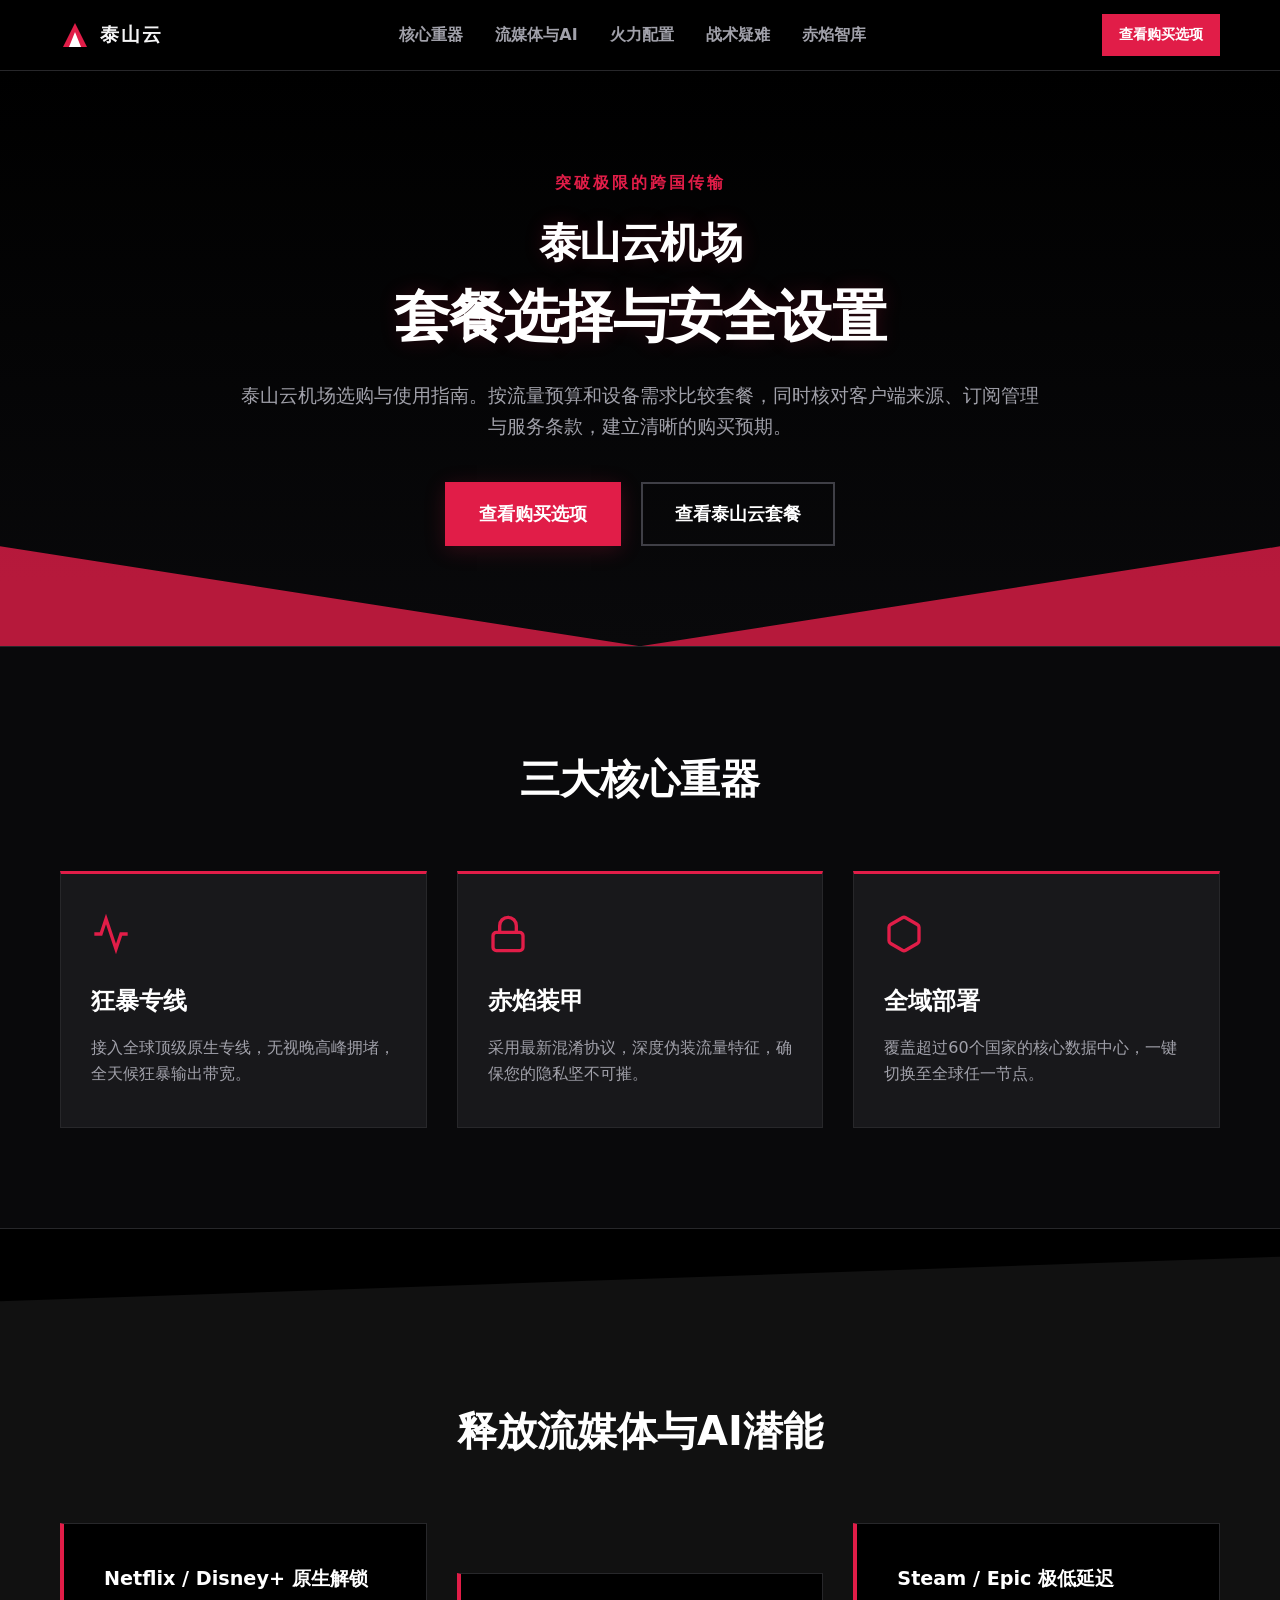
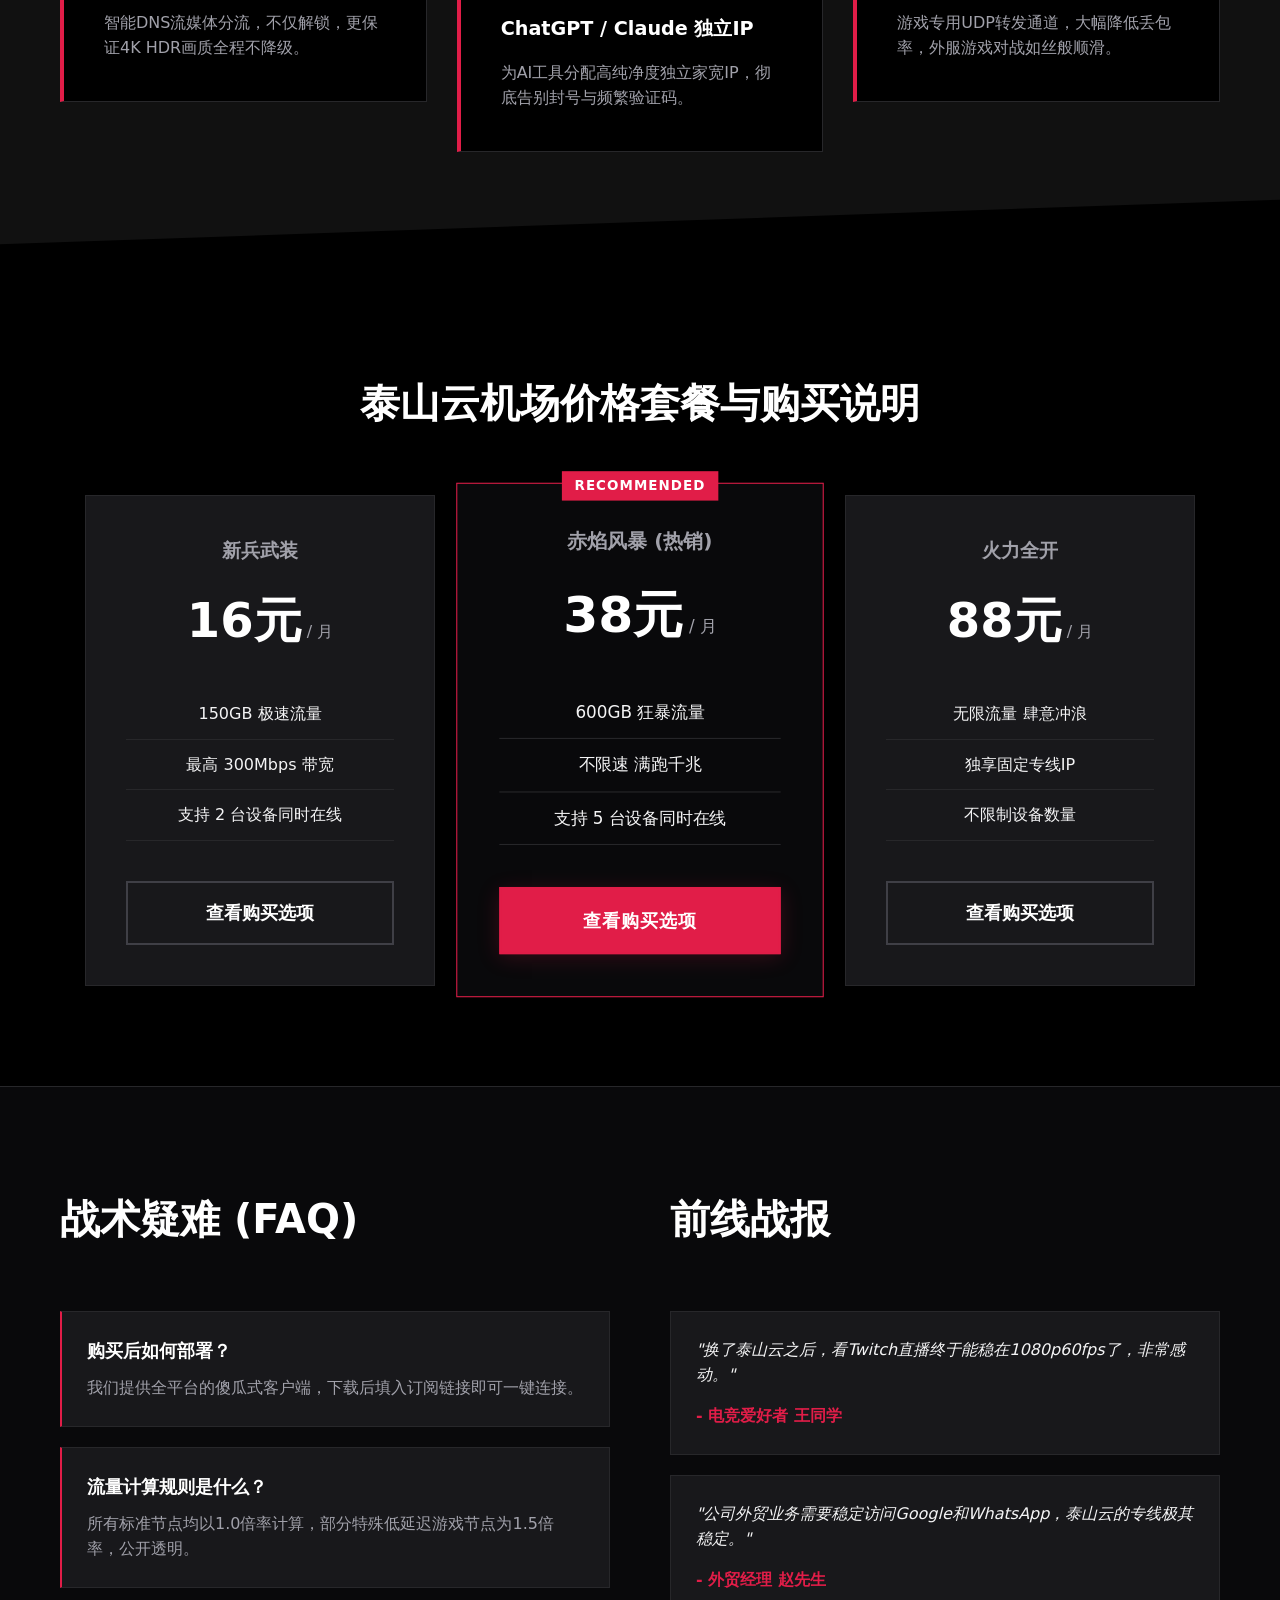
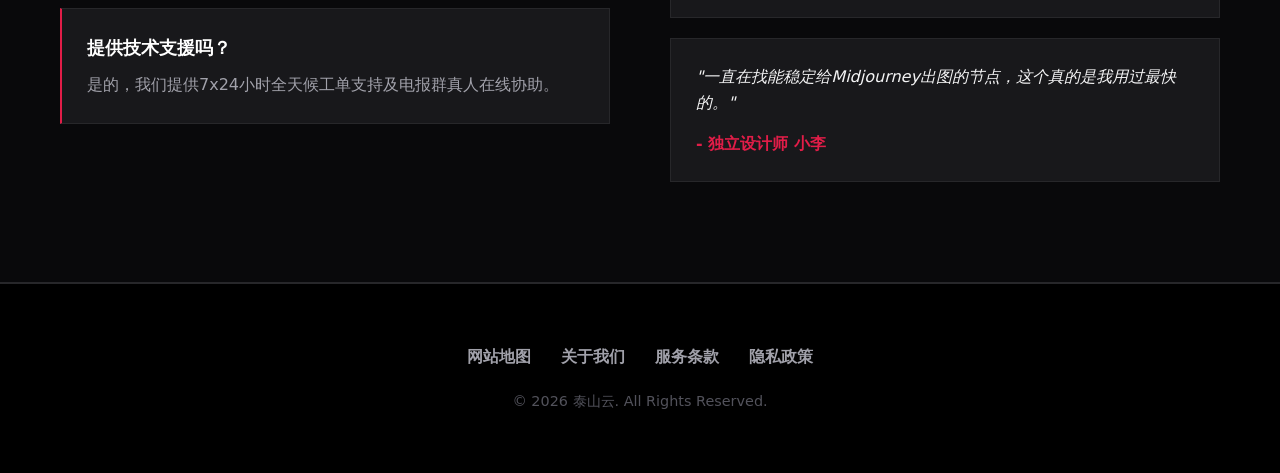
<file: index.html>
<!DOCTYPE html>

<html lang="zh-CN">
<head>
<meta charset="utf-8"/>
<meta content="width=device-width, initial-scale=1" name="viewport"/>
<title>泰山云机场｜套餐选择与安全设置指南</title>
<meta content="泰山云机场选购与使用指南。按流量预算和设备需求比较套餐，同时核对客户端来源、订阅管理与服务条款，建立清晰的购买预期。" name="description"/>
<meta content="泰山云机场｜套餐选择与安全设置指南" property="og:title"/>
<meta content="泰山云机场选购与使用指南。按流量预算和设备需求比较套餐，同时核对客户端来源、订阅管理与服务条款，建立清晰的购买预期。" property="og:description"/>
<meta content="website" property="og:type"/>
<meta content="https://taishancloud.shop/" property="og:url"/>
<link href="style.css" rel="stylesheet"/>
<meta content="泰山云" property="og:site_name"/>
<meta content="泰山云机场｜套餐选择与安全设置指南" name="twitter:title"/>
<meta content="泰山云机场选购与使用指南。按流量预算和设备需求比较套餐，同时核对客户端来源、订阅管理与服务条款，建立清晰的购买预期。" name="twitter:description"/>
<link href="https://taishancloud.shop/" rel="canonical"/>
<script id="landing-maintenance-schema" type="application/ld+json">{"@context":"https://schema.org","@type":"WebSite","name":"泰山云机场｜安全设置与通信条件核对","url":"https://taishancloud.shop/","inLanguage":"zh-CN"}</script>
<link href="landing-maintenance.css" rel="stylesheet"/>
</head>
<body>
<nav class="top-nav">
<div class="wrap nav-wrap">
<a class="brand-logo" href="index.html" style="text-decoration:none; color:inherit;">
<svg aria-label="Feature Graphic" role="img" viewbox="0 0 100 100"><path d="M50 10L10 90h80L50 10z" fill="#e11d48"></path><path d="M50 40L30 90h40L50 40z" fill="#fff"></path></svg>
<span>泰山云</span>
</a>
<div class="nav-links">
<a href="#features">核心重器</a>
<a href="#streaming">流媒体与AI</a>
<a href="#pricing">火力配置</a>
<a href="#faq">战术疑难</a>
<a href="knowledge-base.html">赤焰智库</a>
</div>
<a class="btn-small btn-cta" href="https://ww012.twilightaff.com/#/?code=A56DH1Af" rel="nofollow noopener sponsored" target="_blank">查看购买选项</a>
</div>
</nav>
<header class="hero-panel">
<div class="wrap hero-wrap">
<div class="hero-content">
<div class="tagline">突破极限的跨国传输</div>
<h1 class="main-title" data-landing-title="true"><span class="landing-brand">泰山云机场</span><span class="landing-focus">套餐选择与安全设置</span></h1>
<p class="hero-desc">泰山云机场选购与使用指南。按流量预算和设备需求比较套餐，同时核对客户端来源、订阅管理与服务条款，建立清晰的购买预期。</p>
<div class="hero-actions">
<a class="btn-primary" href="https://ww012.twilightaff.com/#/?code=A56DH1Af" rel="nofollow noopener sponsored" target="_blank">查看购买选项</a>
<a class="btn-secondary" data-package-cta="true" href="#pricing">查看泰山云套餐</a>
</div>
</div>
</div>
<div class="slant-mountain"></div>
</header>
<section class="content-panel dark-panel" id="features">
<div class="wrap">
<h2 class="panel-title">三大核心重器</h2>
<div class="card-grid">
<div class="feature-box">
<div class="icon-red"><svg aria-label="Feature Graphic" role="img" viewbox="0 0 24 24"><path d="M22 12h-4l-3 9L9 3l-3 9H2"></path></svg></div>
<h3>狂暴专线</h3>
<p>接入全球顶级原生专线，无视晚高峰拥堵，全天候狂暴输出带宽。</p>
</div>
<div class="feature-box">
<div class="icon-red"><svg aria-label="Feature Graphic" role="img" viewbox="0 0 24 24"><rect height="11" rx="2" ry="2" width="18" x="3" y="11"></rect><path d="M7 11V7a5 5 0 0 1 10 0v4"></path></svg></div>
<h3>赤焰装甲</h3>
<p>采用最新混淆协议，深度伪装流量特征，确保您的隐私坚不可摧。</p>
</div>
<div class="feature-box">
<div class="icon-red"><svg aria-label="Feature Graphic" role="img" viewbox="0 0 24 24"><path d="M21 16V8a2 2 0 0 0-1-1.73l-7-4a2 2 0 0 0-2 0l-7 4A2 2 0 0 0 3 8v8a2 2 0 0 0 1 1.73l7 4a2 2 0 0 0 2 0l7-4A2 2 0 0 0 21 16z"></path></svg></div>
<h3>全域部署</h3>
<p>覆盖超过60个国家的核心数据中心，一键切换至全球任一节点。</p>
</div>
</div>
</div>
</section>
<section class="content-panel slant-panel" id="streaming">
<div class="wrap">
<h2 class="panel-title">释放流媒体与AI潜能</h2>
<div class="staggered-grid">
<div class="stagger-item">
<h4>Netflix / Disney+ 原生解锁</h4>
<p>智能DNS流媒体分流，不仅解锁，更保证4K HDR画质全程不降级。</p>
</div>
<div class="stagger-item mt-push">
<h4>ChatGPT / Claude 独立IP</h4>
<p>为AI工具分配高纯净度独立家宽IP，彻底告别封号与频繁验证码。</p>
</div>
<div class="stagger-item">
<h4>Steam / Epic 极低延迟</h4>
<p>游戏专用UDP转发通道，大幅降低丢包率，外服游戏对战如丝般顺滑。</p>
</div>
</div>
</div>
</section>
<section class="content-panel" id="pricing" style=";scroll-margin-top:100px;">
<div class="wrap text-center">
<h2 class="panel-title">泰山云机场价格套餐与购买说明</h2>
<div class="pricing-deck">
<div class="price-tier">
<div class="tier-head">新兵武装</div>
<div class="tier-cost">16元<span> / 月</span></div>
<ul class="tier-features">
<li>150GB 极速流量</li>
<li>最高 300Mbps 带宽</li>
<li>支持 2 台设备同时在线</li>
</ul>
<a class="btn-secondary full-width" href="https://ww012.twilightaff.com/#/?code=A56DH1Af" rel="nofollow noopener sponsored" target="_blank">查看购买选项</a>
</div>
<div class="price-tier featured-tier">
<div class="tier-head">赤焰风暴 (热销)</div>
<div class="tier-cost">38元<span> / 月</span></div>
<ul class="tier-features">
<li>600GB 狂暴流量</li>
<li>不限速 满跑千兆</li>
<li>支持 5 台设备同时在线</li>
</ul>
<a class="btn-primary full-width" href="https://ww012.twilightaff.com/#/?code=A56DH1Af" rel="nofollow noopener sponsored" target="_blank">查看购买选项</a>
</div>
<div class="price-tier">
<div class="tier-head">火力全开</div>
<div class="tier-cost">88元<span> / 月</span></div>
<ul class="tier-features">
<li>无限流量 肆意冲浪</li>
<li>独享固定专线IP</li>
<li>不限制设备数量</li>
</ul>
<a class="btn-secondary full-width" href="https://ww012.twilightaff.com/#/?code=A56DH1Af" rel="nofollow noopener sponsored" target="_blank">查看购买选项</a>
</div>
</div>
</div>
</section>
<section class="content-panel dark-panel" id="faq">
<div class="wrap split-layout">
<div class="split-col">
<h2 class="panel-title left-align">战术疑难 (FAQ)</h2>
<div class="accordion">
<div class="acc-item">
<strong>购买后如何部署？</strong>
<p>我们提供全平台的傻瓜式客户端，下载后填入订阅链接即可一键连接。</p>
</div>
<div class="acc-item">
<strong>流量计算规则是什么？</strong>
<p>所有标准节点均以1.0倍率计算，部分特殊低延迟游戏节点为1.5倍率，公开透明。</p>
</div>
<div class="acc-item">
<strong>提供技术支援吗？</strong>
<p>是的，我们提供7x24小时全天候工单支持及电报群真人在线协助。</p>
</div>
</div>
</div>
<div class="split-col">
<h2 class="panel-title left-align">前线战报</h2>
<div class="testimonial-list">
<div class="t-card">
<p>"换了泰山云之后，看Twitch直播终于能稳在1080p60fps了，非常感动。"</p>
<span>- 电竞爱好者 王同学</span>
</div>
<div class="t-card">
<p>"公司外贸业务需要稳定访问Google和WhatsApp，泰山云的专线极其稳定。"</p>
<span>- 外贸经理 赵先生</span>
</div>
<div class="t-card">
<p>"一直在找能稳定给Midjourney出图的节点，这个真的是我用过最快的。"</p>
<span>- 独立设计师 小李</span>
</div>
</div>
</div>
</div>
</section>
<footer class="bottom-footer">
<div class="wrap">
<div class="footer-links">
<a href="sitemap.html" target="_blank">网站地图</a>
<a href="about.html" target="_blank">关于我们</a>
<a href="terms.html" target="_blank">服务条款</a>
<a href="privacy.html" target="_blank">隐私政策</a>
</div>
<div class="copyright">© 2026 泰山云. All Rights Reserved.</div>
</div>
</footer>
</body>
</html>
</file>
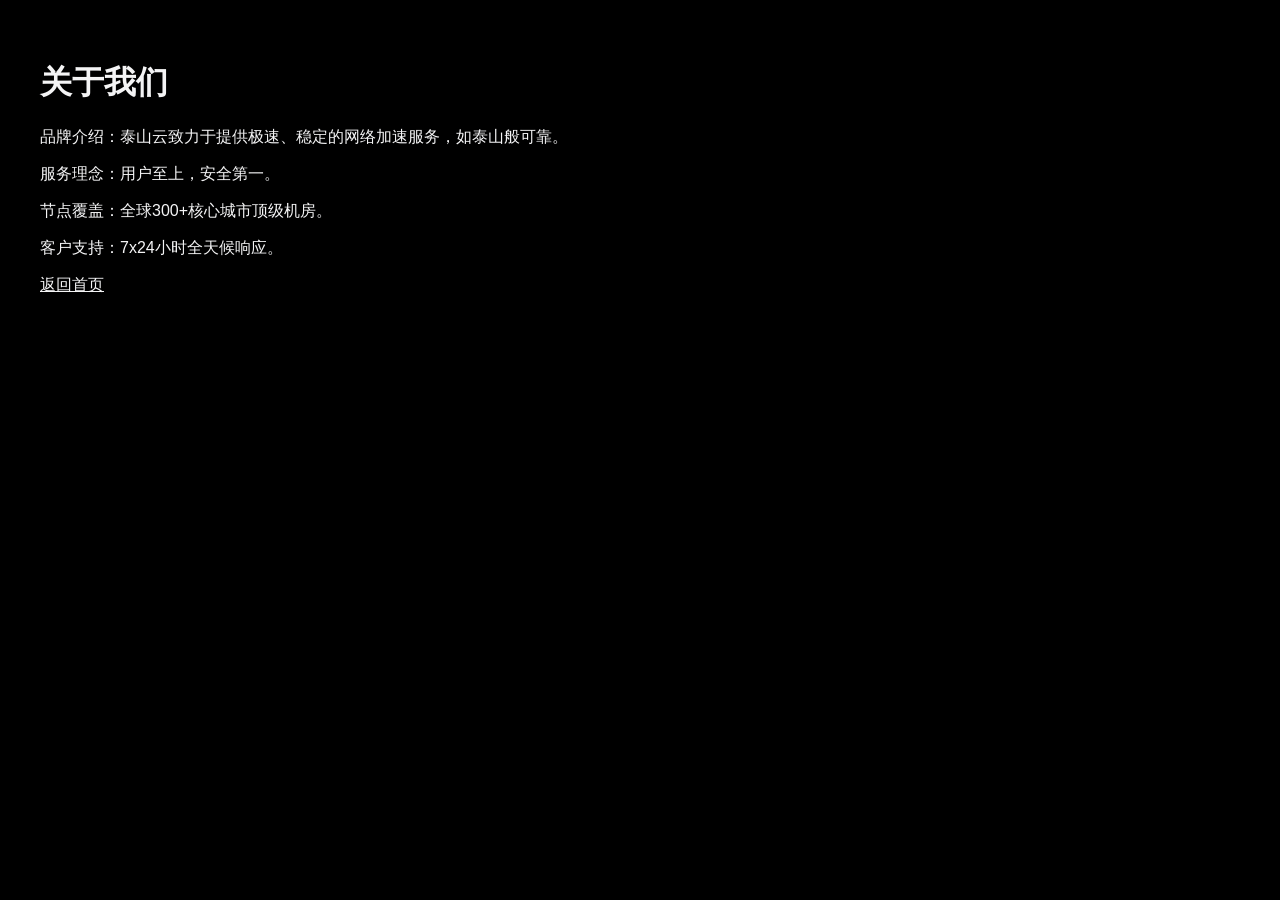
<file: about.html>
<!DOCTYPE html><html lang="zh-CN"><head><meta charset="UTF-8"><meta name="viewport" content="width=device-width, initial-scale=1"><title>关于我们 - 泰山云</title><style>body{font-family:sans-serif;padding:2rem;color:#f4f4f5;background:#000000}</style>
<meta name="description" content="泰山云的关于我们 - 泰山云，帮助读者了解本页信息、使用范围及相关页面。">
<meta property="og:url" content="https://taishancloud.shop/about.html">
<meta property="og:title" content="关于我们 - 泰山云">
<meta property="og:description" content="泰山云的关于我们 - 泰山云，帮助读者了解本页信息、使用范围及相关页面。">
<meta property="og:site_name" content="泰山云">
<meta property="og:type" content="article">
<meta name="twitter:title" content="关于我们 - 泰山云">
<meta name="twitter:description" content="泰山云的关于我们 - 泰山云，帮助读者了解本页信息、使用范围及相关页面。">
<link rel="canonical" href="https://taishancloud.shop/about.html">
<script id="landing-maintenance-schema" type="application/ld+json">{"@context": "https://schema.org", "@type": "BreadcrumbList", "itemListElement": [{"@type": "ListItem", "position": 1, "name": "泰山云机场", "item": "https://taishancloud.shop/"}, {"@type": "ListItem", "position": 2, "name": "关于我们 - 泰山云", "item": "https://taishancloud.shop/about.html"}]}</script>
</head><body><h1>关于我们</h1><p>品牌介绍：泰山云致力于提供极速、稳定的网络加速服务，如泰山般可靠。</p><p>服务理念：用户至上，安全第一。</p><p>节点覆盖：全球300+核心城市顶级机房。</p><p>客户支持：7x24小时全天候响应。</p><a href="index.html" style="color:#f4f4f5">返回首页</a></body></html>
</file>
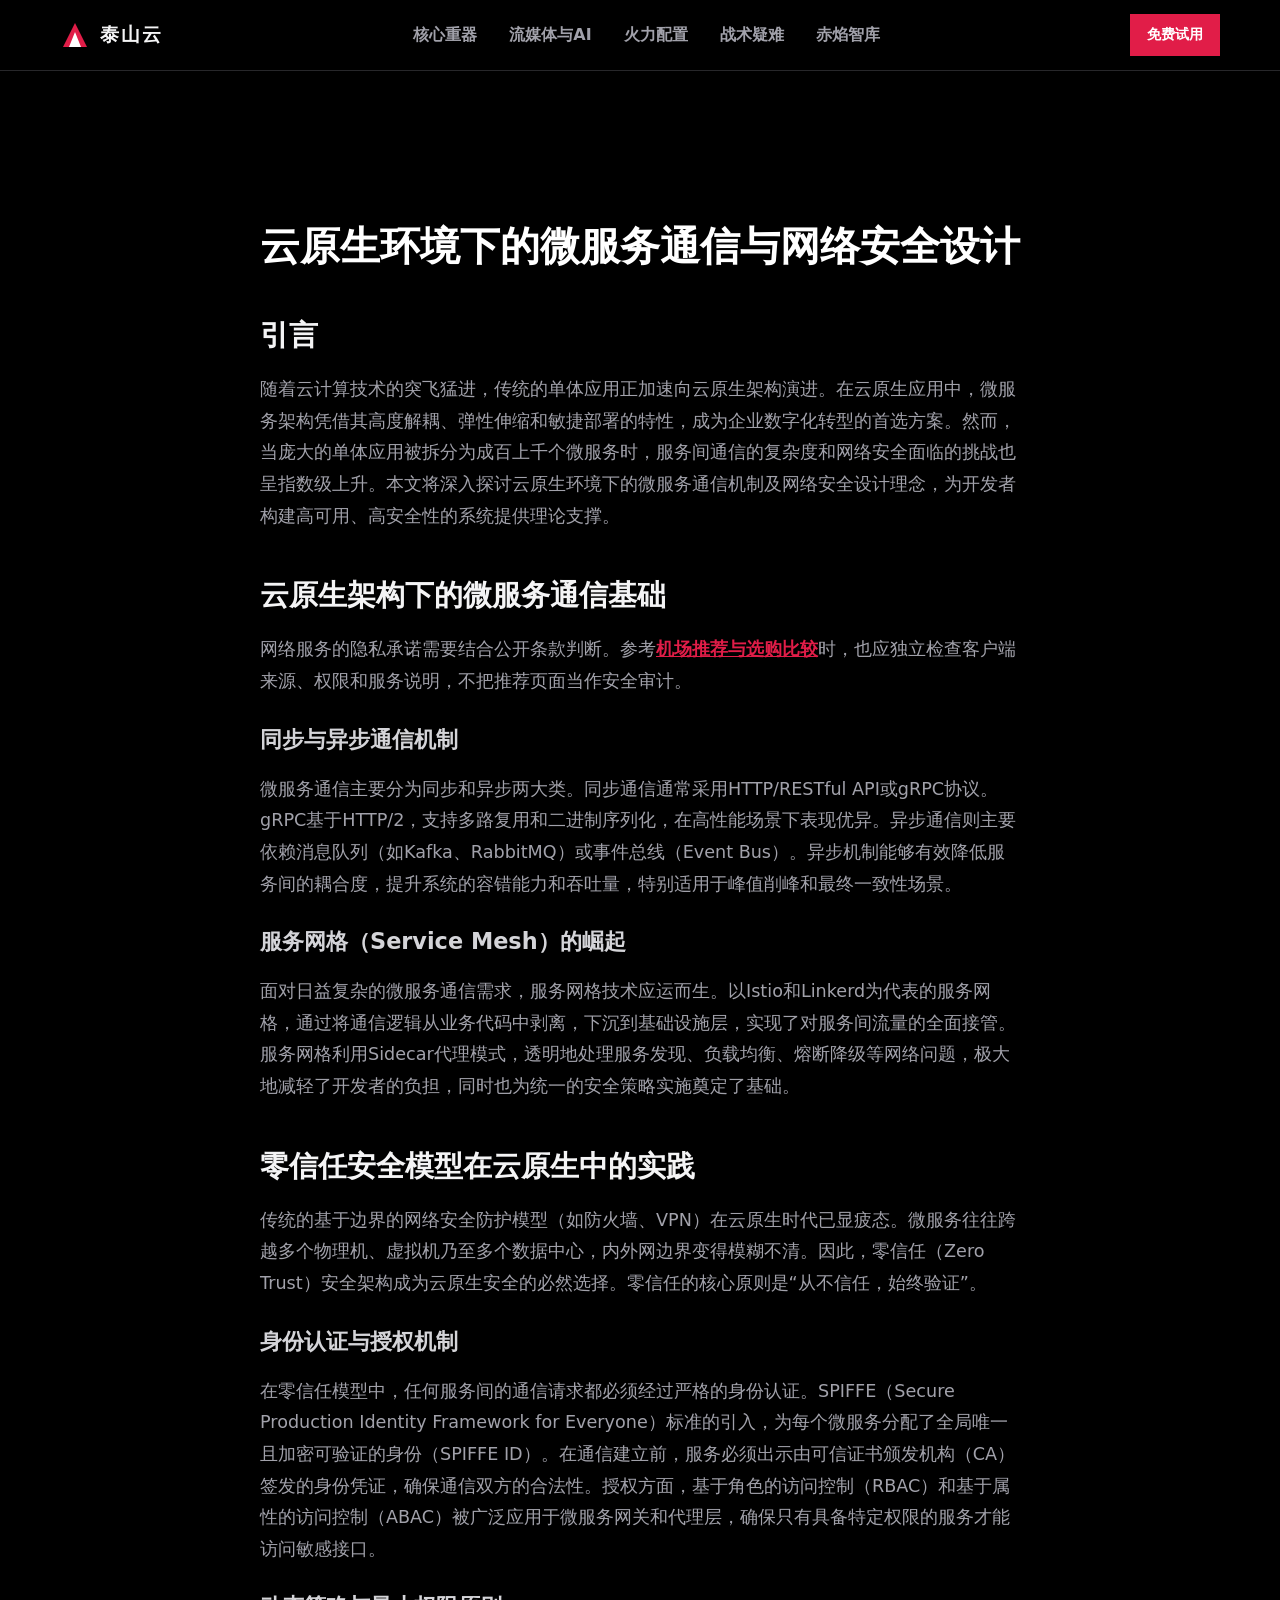
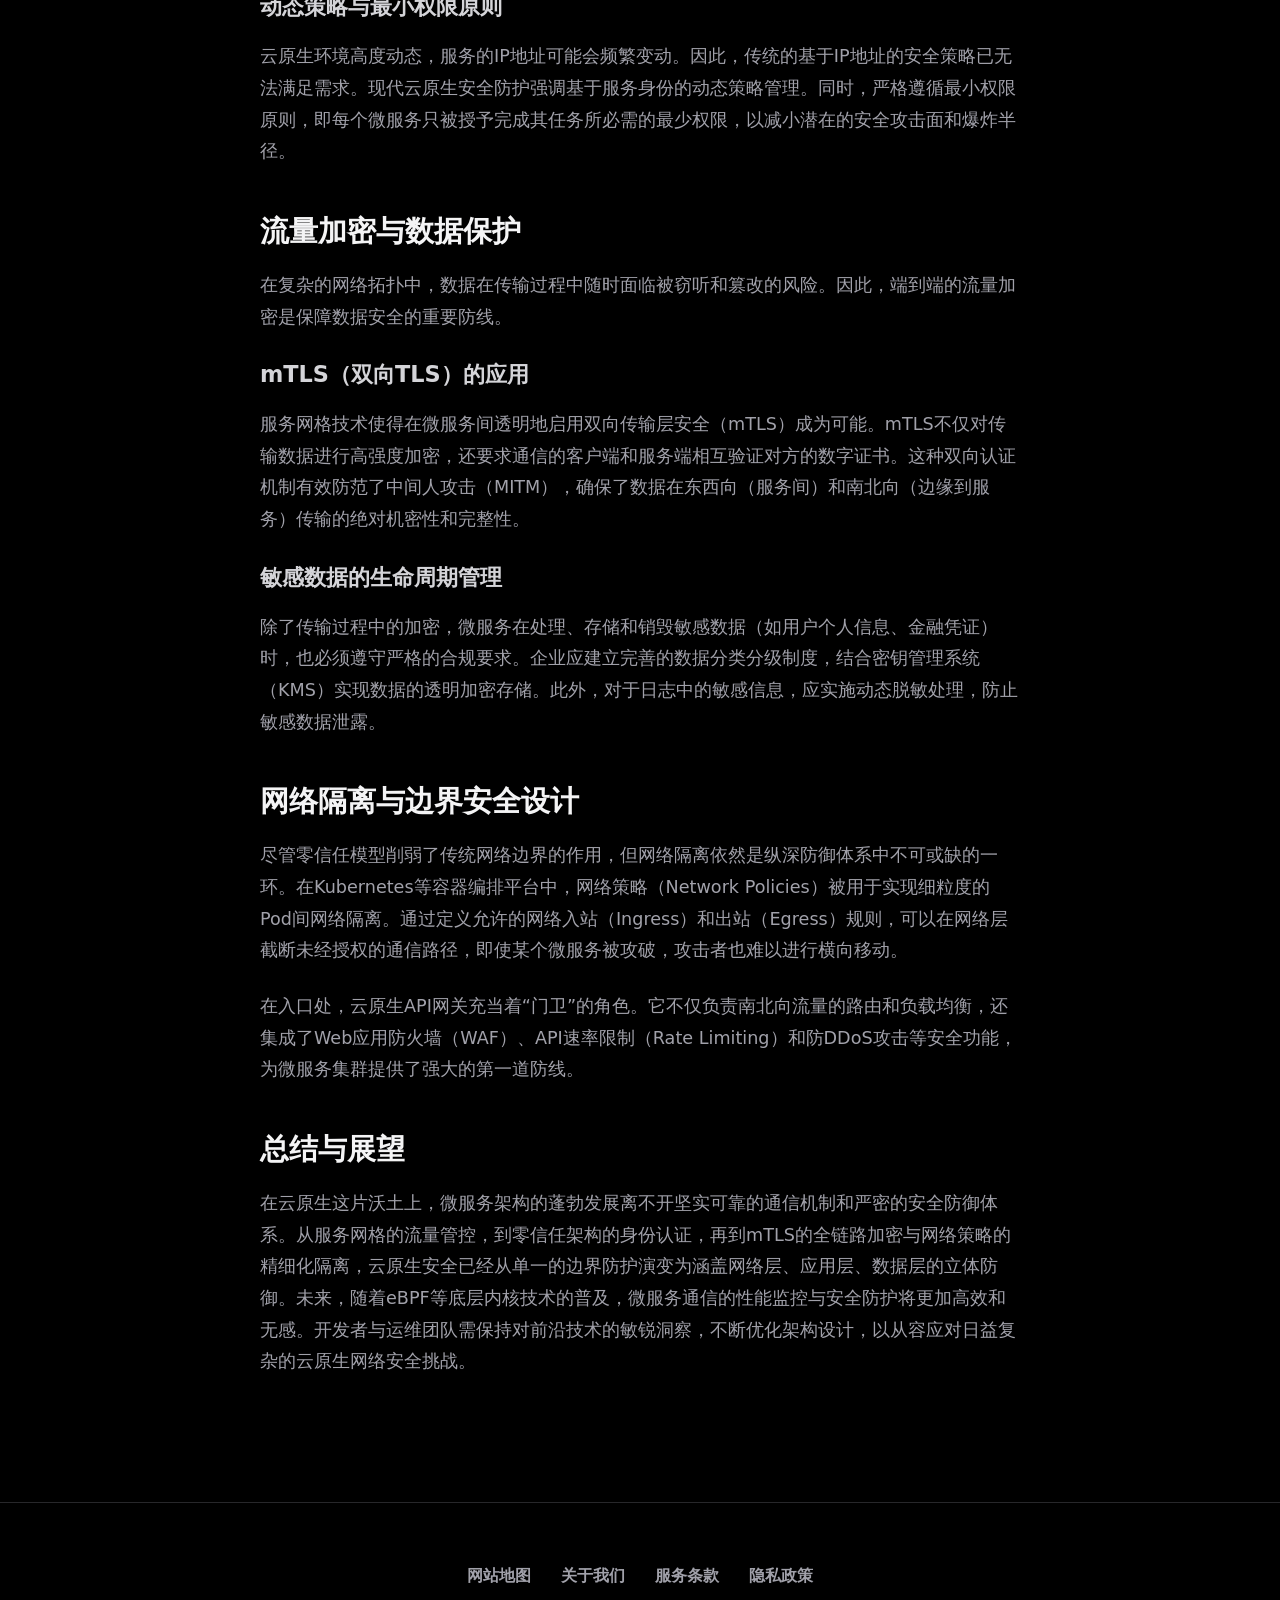
<file: cloud-native-microservices-security.html>
<!DOCTYPE html>

<html lang="zh-CN">
<head>
<meta charset="utf-8"/>
<meta content="width=device-width, initial-scale=1" name="viewport"/>
<title>云原生环境下的微服务通信与网络安全设计 - 泰山云</title>
<link href="style.css" rel="stylesheet"/>
<style>
        .article-body { padding: 150px 20px 100px; max-width: 800px; margin: 0 auto; min-height: 80vh; }
        .article-body h1 { font-size: 2.5rem; margin-bottom: 2rem; color: #fff; line-height: 1.3; }
        .article-body h2 { font-size: 1.8rem; margin: 2.5rem 0 1rem; color: #f4f4f5; text-align: left; }
        .article-body h3 { font-size: 1.4rem; margin: 1.5rem 0 1rem; color: #d4d4d8; }
        .article-body p { margin-bottom: 1.5rem; font-size: 1.1rem; line-height: 1.8; color: #a1a1aa; }
        .article-body a { color: #e11d48 !important; text-decoration: underline; font-weight: bold; }
    </style>
<meta content="随着云计算技术的突飞猛进，传统的单体应用正加速向云原生架构演进。在云原生应用中，微服务架构凭借其高度解耦、弹性伸缩和敏捷部署的特性，成为企业数字化转型的首选方案。然而，当庞大的单体应用被拆分为成百上千个微服务时，服务间通信的复杂度和网络安全面临的挑战也呈指数级上升。本文将深入探讨云原生环境。" name="description"/>
<meta content="https://taishancloud.shop/cloud-native-microservices-security.html" property="og:url"/>
<meta content="云原生环境下的微服务通信与网络安全设计 - 泰山云" property="og:title"/>
<meta content="随着云计算技术的突飞猛进，传统的单体应用正加速向云原生架构演进。在云原生应用中，微服务架构凭借其高度解耦、弹性伸缩和敏捷部署的特性，成为企业数字化转型的首选方案。然而，当庞大的单体应用被拆分为成百上千个微服务时，服务间通信的复杂度和网络安全面临的挑战也呈指数级上升。本文将深入探讨云原生环境。" property="og:description"/>
<meta content="泰山云" property="og:site_name"/>
<meta content="article" property="og:type"/>
<meta content="云原生环境下的微服务通信与网络安全设计 - 泰山云" name="twitter:title"/>
<meta content="随着云计算技术的突飞猛进，传统的单体应用正加速向云原生架构演进。在云原生应用中，微服务架构凭借其高度解耦、弹性伸缩和敏捷部署的特性，成为企业数字化转型的首选方案。然而，当庞大的单体应用被拆分为成百上千个微服务时，服务间通信的复杂度和网络安全面临的挑战也呈指数级上升。本文将深入探讨云原生环境。" name="twitter:description"/>
<link href="https://taishancloud.shop/cloud-native-microservices-security.html" rel="canonical"/>
<script id="landing-maintenance-schema" type="application/ld+json">{"@context": "https://schema.org", "@type": "BreadcrumbList", "itemListElement": [{"@type": "ListItem", "position": 1, "name": "泰山云机场", "item": "https://taishancloud.shop/"}, {"@type": "ListItem", "position": 2, "name": "云原生环境下的微服务通信与网络安全设计 - 泰山云", "item": "https://taishancloud.shop/cloud-native-microservices-security.html"}]}</script>
</head>
<body>
<nav class="top-nav">
<div class="wrap nav-wrap">
<a class="brand-logo" href="index.html" style="text-decoration:none; color:inherit;">
<svg viewbox="0 0 100 100"><path d="M50 10L10 90h80L50 10z" fill="#e11d48"></path><path d="M50 40L30 90h40L50 40z" fill="#fff"></path></svg>
<span>泰山云</span>
</a>
<div class="nav-links">
<a href="index.html#features">核心重器</a>
<a href="index.html#streaming">流媒体与AI</a>
<a href="index.html#pricing">火力配置</a>
<a href="index.html#faq">战术疑难</a>
<a href="knowledge-base.html">赤焰智库</a>
</div>
<a class="btn-small btn-cta" href="https://ww012.twilightaff.com/#/?code=A56DH1Af" rel="nofollow noopener sponsored" target="_blank">免费试用</a>
</div>
</nav>
<div class="article-body">
<h1>云原生环境下的微服务通信与网络安全设计</h1>
<h2>引言</h2>
<p>随着云计算技术的突飞猛进，传统的单体应用正加速向云原生架构演进。在云原生应用中，微服务架构凭借其高度解耦、弹性伸缩和敏捷部署的特性，成为企业数字化转型的首选方案。然而，当庞大的单体应用被拆分为成百上千个微服务时，服务间通信的复杂度和网络安全面临的挑战也呈指数级上升。本文将深入探讨云原生环境下的微服务通信机制及网络安全设计理念，为开发者构建高可用、高安全性的系统提供理论支撑。</p>
<h2>云原生架构下的微服务通信基础</h2>
<p>网络服务的隐私承诺需要结合公开条款判断。参考<a href="https://jichangtuijan.top/" rel="sponsored nofollow noopener" target="_blank">机场推荐与选购比较</a>时，也应独立检查客户端来源、权限和服务说明，不把推荐页面当作安全审计。</p>
<h3>同步与异步通信机制</h3>
<p>微服务通信主要分为同步和异步两大类。同步通信通常采用HTTP/RESTful API或gRPC协议。gRPC基于HTTP/2，支持多路复用和二进制序列化，在高性能场景下表现优异。异步通信则主要依赖消息队列（如Kafka、RabbitMQ）或事件总线（Event Bus）。异步机制能够有效降低服务间的耦合度，提升系统的容错能力和吞吐量，特别适用于峰值削峰和最终一致性场景。</p>
<h3>服务网格（Service Mesh）的崛起</h3>
<p>面对日益复杂的微服务通信需求，服务网格技术应运而生。以Istio和Linkerd为代表的服务网格，通过将通信逻辑从业务代码中剥离，下沉到基础设施层，实现了对服务间流量的全面接管。服务网格利用Sidecar代理模式，透明地处理服务发现、负载均衡、熔断降级等网络问题，极大地减轻了开发者的负担，同时也为统一的安全策略实施奠定了基础。</p>
<h2>零信任安全模型在云原生中的实践</h2>
<p>传统的基于边界的网络安全防护模型（如防火墙、VPN）在云原生时代已显疲态。微服务往往跨越多个物理机、虚拟机乃至多个数据中心，内外网边界变得模糊不清。因此，零信任（Zero Trust）安全架构成为云原生安全的必然选择。零信任的核心原则是“从不信任，始终验证”。</p>
<h3>身份认证与授权机制</h3>
<p>在零信任模型中，任何服务间的通信请求都必须经过严格的身份认证。SPIFFE（Secure Production Identity Framework for Everyone）标准的引入，为每个微服务分配了全局唯一且加密可验证的身份（SPIFFE ID）。在通信建立前，服务必须出示由可信证书颁发机构（CA）签发的身份凭证，确保通信双方的合法性。授权方面，基于角色的访问控制（RBAC）和基于属性的访问控制（ABAC）被广泛应用于微服务网关和代理层，确保只有具备特定权限的服务才能访问敏感接口。</p>
<h3>动态策略与最小权限原则</h3>
<p>云原生环境高度动态，服务的IP地址可能会频繁变动。因此，传统的基于IP地址的安全策略已无法满足需求。现代云原生安全防护强调基于服务身份的动态策略管理。同时，严格遵循最小权限原则，即每个微服务只被授予完成其任务所必需的最少权限，以减小潜在的安全攻击面和爆炸半径。</p>
<h2>流量加密与数据保护</h2>
<p>在复杂的网络拓扑中，数据在传输过程中随时面临被窃听和篡改的风险。因此，端到端的流量加密是保障数据安全的重要防线。</p>
<h3>mTLS（双向TLS）的应用</h3>
<p>服务网格技术使得在微服务间透明地启用双向传输层安全（mTLS）成为可能。mTLS不仅对传输数据进行高强度加密，还要求通信的客户端和服务端相互验证对方的数字证书。这种双向认证机制有效防范了中间人攻击（MITM），确保了数据在东西向（服务间）和南北向（边缘到服务）传输的绝对机密性和完整性。</p>
<h3>敏感数据的生命周期管理</h3>
<p>除了传输过程中的加密，微服务在处理、存储和销毁敏感数据（如用户个人信息、金融凭证）时，也必须遵守严格的合规要求。企业应建立完善的数据分类分级制度，结合密钥管理系统（KMS）实现数据的透明加密存储。此外，对于日志中的敏感信息，应实施动态脱敏处理，防止敏感数据泄露。</p>
<h2>网络隔离与边界安全设计</h2>
<p>尽管零信任模型削弱了传统网络边界的作用，但网络隔离依然是纵深防御体系中不可或缺的一环。在Kubernetes等容器编排平台中，网络策略（Network Policies）被用于实现细粒度的Pod间网络隔离。通过定义允许的网络入站（Ingress）和出站（Egress）规则，可以在网络层截断未经授权的通信路径，即使某个微服务被攻破，攻击者也难以进行横向移动。</p>
<p>在入口处，云原生API网关充当着“门卫”的角色。它不仅负责南北向流量的路由和负载均衡，还集成了Web应用防火墙（WAF）、API速率限制（Rate Limiting）和防DDoS攻击等安全功能，为微服务集群提供了强大的第一道防线。</p>
<h2>总结与展望</h2>
<p>在云原生这片沃土上，微服务架构的蓬勃发展离不开坚实可靠的通信机制和严密的安全防御体系。从服务网格的流量管控，到零信任架构的身份认证，再到mTLS的全链路加密与网络策略的精细化隔离，云原生安全已经从单一的边界防护演变为涵盖网络层、应用层、数据层的立体防御。未来，随着eBPF等底层内核技术的普及，微服务通信的性能监控与安全防护将更加高效和无感。开发者与运维团队需保持对前沿技术的敏锐洞察，不断优化架构设计，以从容应对日益复杂的云原生网络安全挑战。</p>
</div>
<footer class="bottom-footer">
<div class="wrap">
<div class="footer-links">
<a href="sitemap.html" target="_blank">网站地图</a>
<a href="about.html" target="_blank">关于我们</a>
<a href="terms.html" target="_blank">服务条款</a>
<a href="privacy.html" target="_blank">隐私政策</a>
</div>
</div>
</footer>
</body>
</html>
</file>
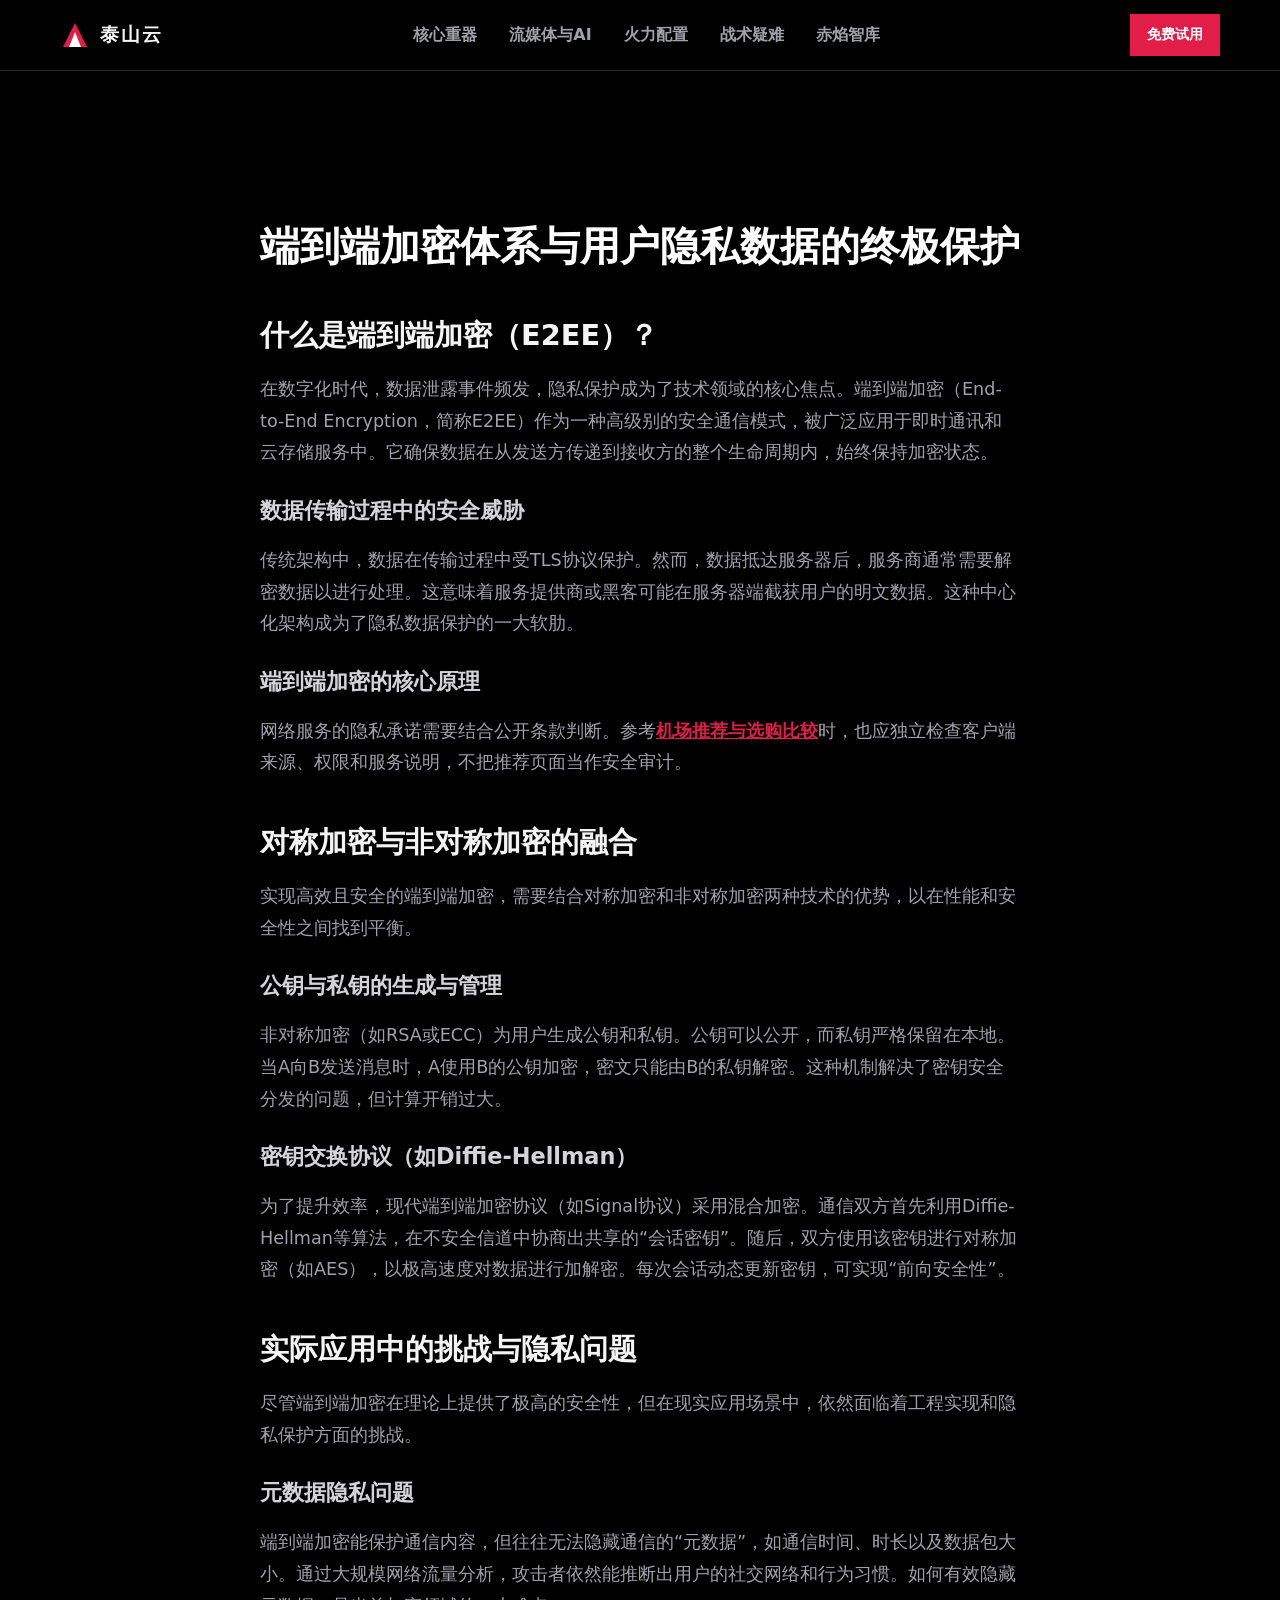
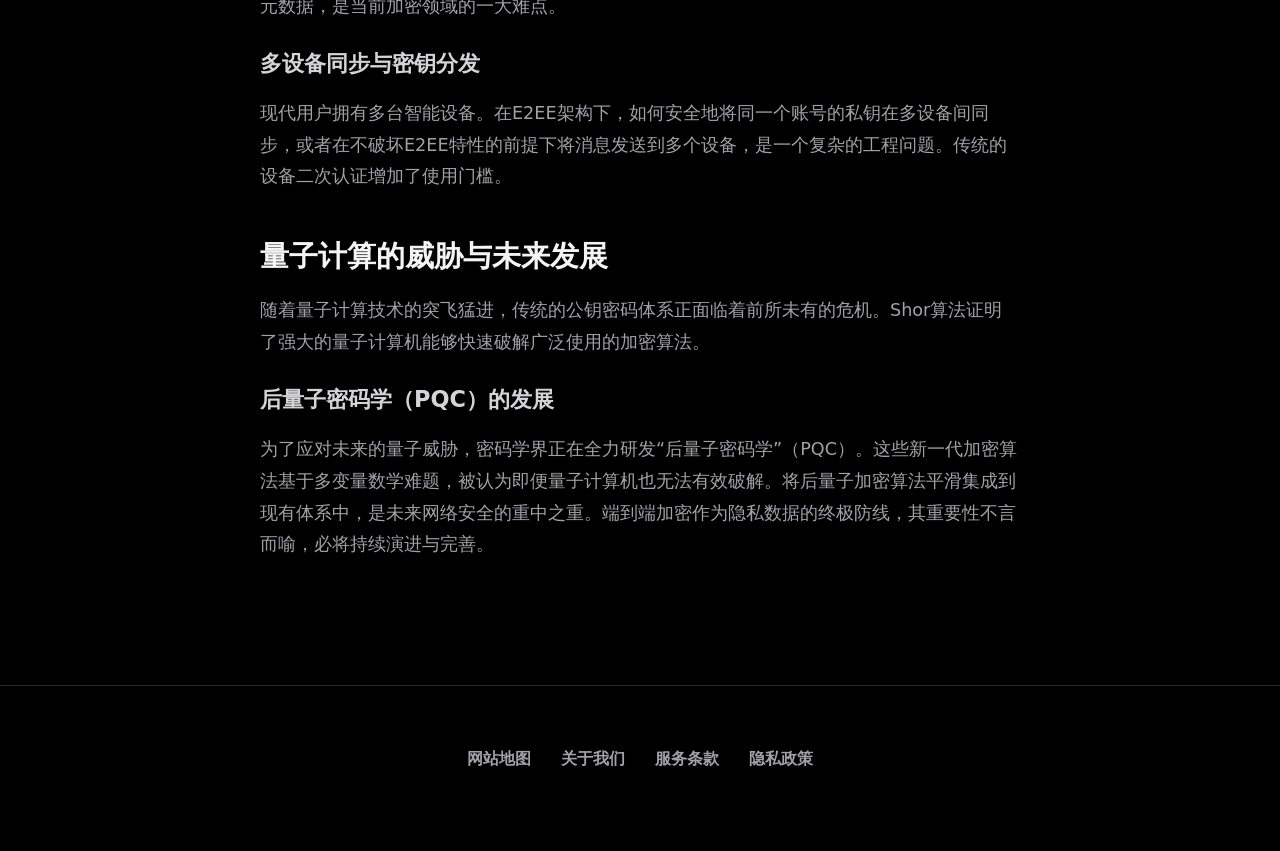
<file: end-to-end-encryption-privacy.html>
<!DOCTYPE html>

<html lang="zh-CN">
<head>
<meta charset="utf-8"/>
<meta content="width=device-width, initial-scale=1" name="viewport"/>
<title>端到端加密体系与用户隐私数据的终极保护 - 泰山云</title>
<link href="style.css" rel="stylesheet"/>
<style>
        .article-body { padding: 150px 20px 100px; max-width: 800px; margin: 0 auto; min-height: 80vh; }
        .article-body h1 { font-size: 2.5rem; margin-bottom: 2rem; color: #fff; line-height: 1.3; }
        .article-body h2 { font-size: 1.8rem; margin: 2.5rem 0 1rem; color: #f4f4f5; text-align: left; }
        .article-body h3 { font-size: 1.4rem; margin: 1.5rem 0 1rem; color: #d4d4d8; }
        .article-body p { margin-bottom: 1.5rem; font-size: 1.1rem; line-height: 1.8; color: #a1a1aa; }
        .article-body a { color: #e11d48 !important; text-decoration: underline; font-weight: bold; }
    </style>
<meta content="在数字化时代，数据泄露事件频发，隐私保护成为了技术领域的核心焦点。端到端加密（End-to-End Encryption，简称E2EE）作为一种高级别的安全通信模式，被广泛应用于即时通讯和云存储服务中。它确保数据在从发送方传递到接收方的整个生命周期内，始终保持加密状态。" name="description"/>
<meta content="https://taishancloud.shop/end-to-end-encryption-privacy.html" property="og:url"/>
<meta content="端到端加密体系与用户隐私数据的终极保护 - 泰山云" property="og:title"/>
<meta content="在数字化时代，数据泄露事件频发，隐私保护成为了技术领域的核心焦点。端到端加密（End-to-End Encryption，简称E2EE）作为一种高级别的安全通信模式，被广泛应用于即时通讯和云存储服务中。它确保数据在从发送方传递到接收方的整个生命周期内，始终保持加密状态。" property="og:description"/>
<meta content="泰山云" property="og:site_name"/>
<meta content="article" property="og:type"/>
<meta content="端到端加密体系与用户隐私数据的终极保护 - 泰山云" name="twitter:title"/>
<meta content="在数字化时代，数据泄露事件频发，隐私保护成为了技术领域的核心焦点。端到端加密（End-to-End Encryption，简称E2EE）作为一种高级别的安全通信模式，被广泛应用于即时通讯和云存储服务中。它确保数据在从发送方传递到接收方的整个生命周期内，始终保持加密状态。" name="twitter:description"/>
<link href="https://taishancloud.shop/end-to-end-encryption-privacy.html" rel="canonical"/>
<script id="landing-maintenance-schema" type="application/ld+json">{"@context": "https://schema.org", "@type": "BreadcrumbList", "itemListElement": [{"@type": "ListItem", "position": 1, "name": "泰山云机场", "item": "https://taishancloud.shop/"}, {"@type": "ListItem", "position": 2, "name": "端到端加密体系与用户隐私数据的终极保护 - 泰山云", "item": "https://taishancloud.shop/end-to-end-encryption-privacy.html"}]}</script>
</head>
<body>
<nav class="top-nav">
<div class="wrap nav-wrap">
<a class="brand-logo" href="index.html" style="text-decoration:none; color:inherit;">
<svg viewbox="0 0 100 100"><path d="M50 10L10 90h80L50 10z" fill="#e11d48"></path><path d="M50 40L30 90h40L50 40z" fill="#fff"></path></svg>
<span>泰山云</span>
</a>
<div class="nav-links">
<a href="index.html#features">核心重器</a>
<a href="index.html#streaming">流媒体与AI</a>
<a href="index.html#pricing">火力配置</a>
<a href="index.html#faq">战术疑难</a>
<a href="knowledge-base.html">赤焰智库</a>
</div>
<a class="btn-small btn-cta" href="https://ww012.twilightaff.com/#/?code=A56DH1Af" rel="nofollow noopener sponsored" target="_blank">免费试用</a>
</div>
</nav>
<div class="article-body">
<h1>端到端加密体系与用户隐私数据的终极保护</h1>
<h2>什么是端到端加密（E2EE）？</h2>
<p>在数字化时代，数据泄露事件频发，隐私保护成为了技术领域的核心焦点。端到端加密（End-to-End Encryption，简称E2EE）作为一种高级别的安全通信模式，被广泛应用于即时通讯和云存储服务中。它确保数据在从发送方传递到接收方的整个生命周期内，始终保持加密状态。</p>
<h3>数据传输过程中的安全威胁</h3>
<p>传统架构中，数据在传输过程中受TLS协议保护。然而，数据抵达服务器后，服务商通常需要解密数据以进行处理。这意味着服务提供商或黑客可能在服务器端截获用户的明文数据。这种中心化架构成为了隐私数据保护的一大软肋。</p>
<h3>端到端加密的核心原理</h3>
<p>网络服务的隐私承诺需要结合公开条款判断。参考<a href="https://jichangtuijan.top/" rel="sponsored nofollow noopener" target="_blank">机场推荐与选购比较</a>时，也应独立检查客户端来源、权限和服务说明，不把推荐页面当作安全审计。</p>
<h2>对称加密与非对称加密的融合</h2>
<p>实现高效且安全的端到端加密，需要结合对称加密和非对称加密两种技术的优势，以在性能和安全性之间找到平衡。</p>
<h3>公钥与私钥的生成与管理</h3>
<p>非对称加密（如RSA或ECC）为用户生成公钥和私钥。公钥可以公开，而私钥严格保留在本地。当A向B发送消息时，A使用B的公钥加密，密文只能由B的私钥解密。这种机制解决了密钥安全分发的问题，但计算开销过大。</p>
<h3>密钥交换协议（如Diffie-Hellman）</h3>
<p>为了提升效率，现代端到端加密协议（如Signal协议）采用混合加密。通信双方首先利用Diffie-Hellman等算法，在不安全信道中协商出共享的“会话密钥”。随后，双方使用该密钥进行对称加密（如AES），以极高速度对数据进行加解密。每次会话动态更新密钥，可实现“前向安全性”。</p>
<h2>实际应用中的挑战与隐私问题</h2>
<p>尽管端到端加密在理论上提供了极高的安全性，但在现实应用场景中，依然面临着工程实现和隐私保护方面的挑战。</p>
<h3>元数据隐私问题</h3>
<p>端到端加密能保护通信内容，但往往无法隐藏通信的“元数据”，如通信时间、时长以及数据包大小。通过大规模网络流量分析，攻击者依然能推断出用户的社交网络和行为习惯。如何有效隐藏元数据，是当前加密领域的一大难点。</p>
<h3>多设备同步与密钥分发</h3>
<p>现代用户拥有多台智能设备。在E2EE架构下，如何安全地将同一个账号的私钥在多设备间同步，或者在不破坏E2EE特性的前提下将消息发送到多个设备，是一个复杂的工程问题。传统的设备二次认证增加了使用门槛。</p>
<h2>量子计算的威胁与未来发展</h2>
<p>随着量子计算技术的突飞猛进，传统的公钥密码体系正面临着前所未有的危机。Shor算法证明了强大的量子计算机能够快速破解广泛使用的加密算法。</p>
<h3>后量子密码学（PQC）的发展</h3>
<p>为了应对未来的量子威胁，密码学界正在全力研发“后量子密码学”（PQC）。这些新一代加密算法基于多变量数学难题，被认为即便量子计算机也无法有效破解。将后量子加密算法平滑集成到现有体系中，是未来网络安全的重中之重。端到端加密作为隐私数据的终极防线，其重要性不言而喻，必将持续演进与完善。</p>
</div>
<footer class="bottom-footer">
<div class="wrap">
<div class="footer-links">
<a href="sitemap.html" target="_blank">网站地图</a>
<a href="about.html" target="_blank">关于我们</a>
<a href="terms.html" target="_blank">服务条款</a>
<a href="privacy.html" target="_blank">隐私政策</a>
</div>
</div>
</footer>
</body>
</html>
</file>
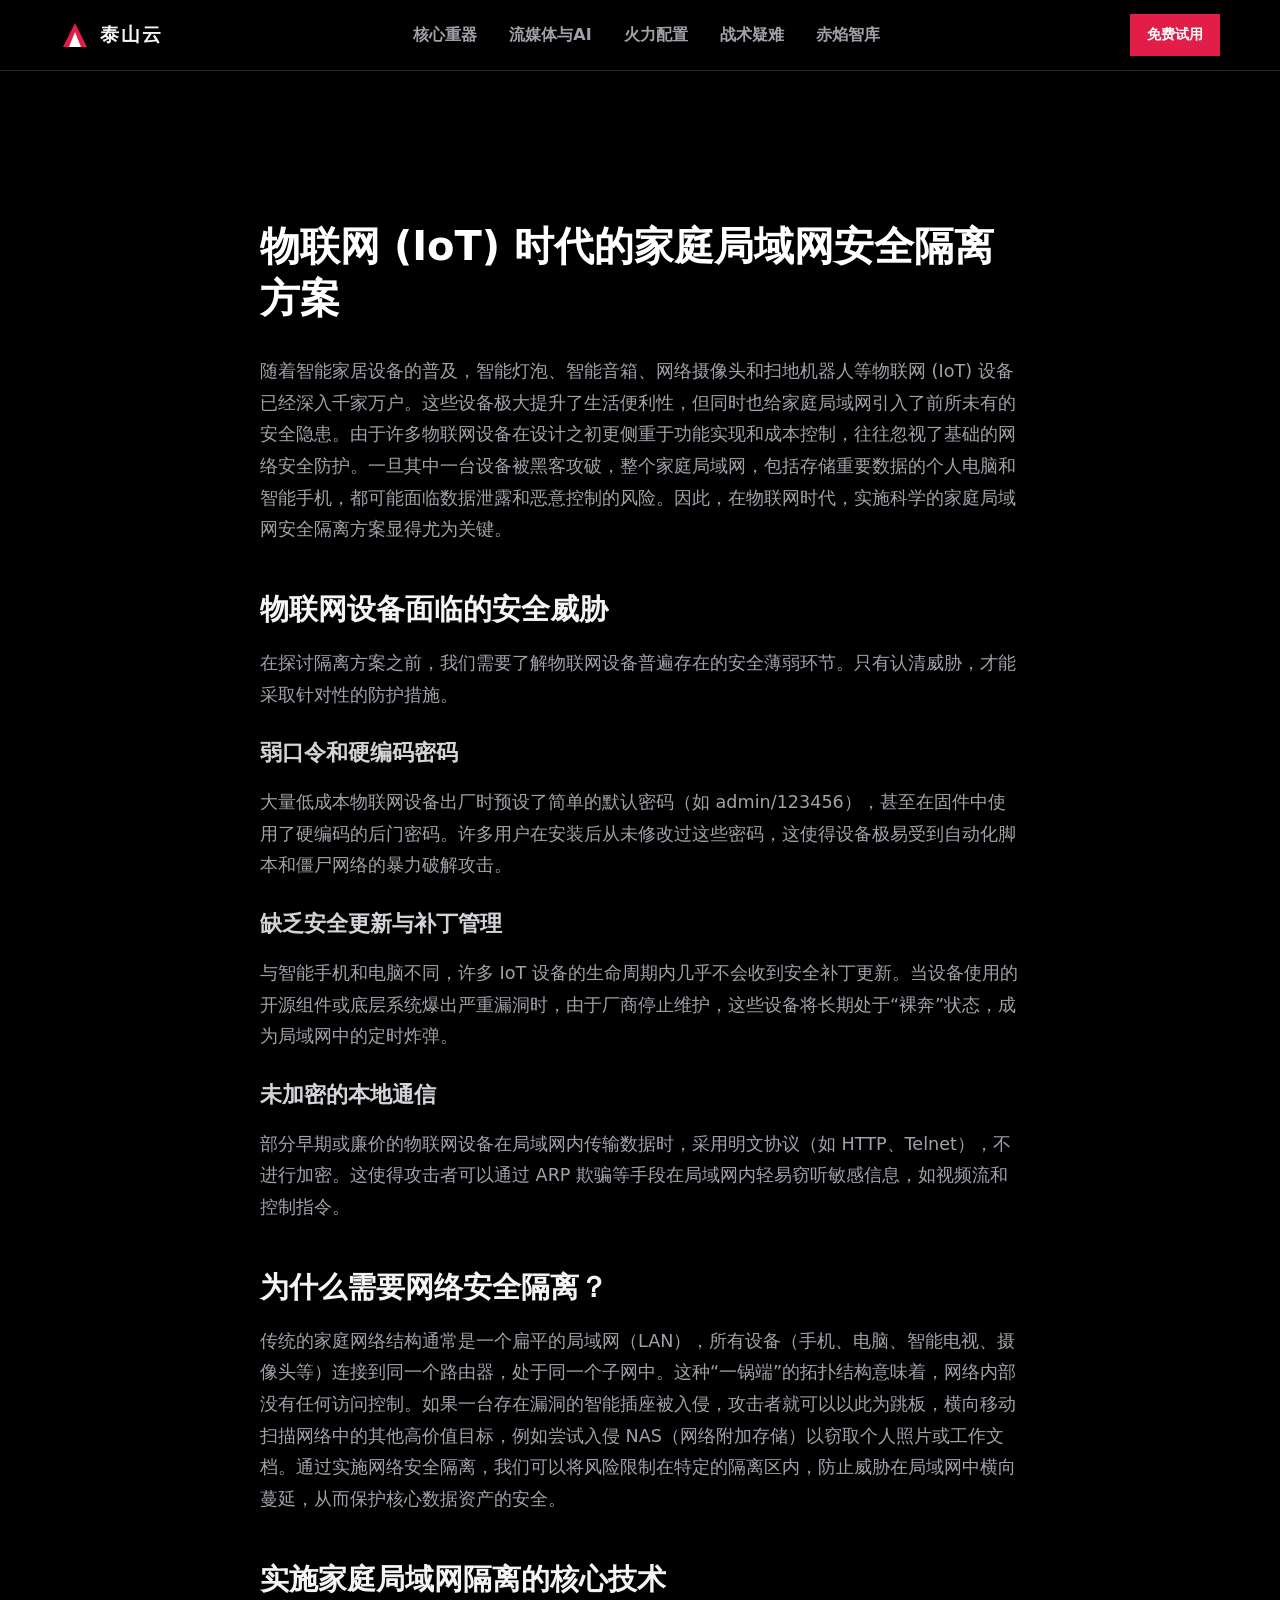
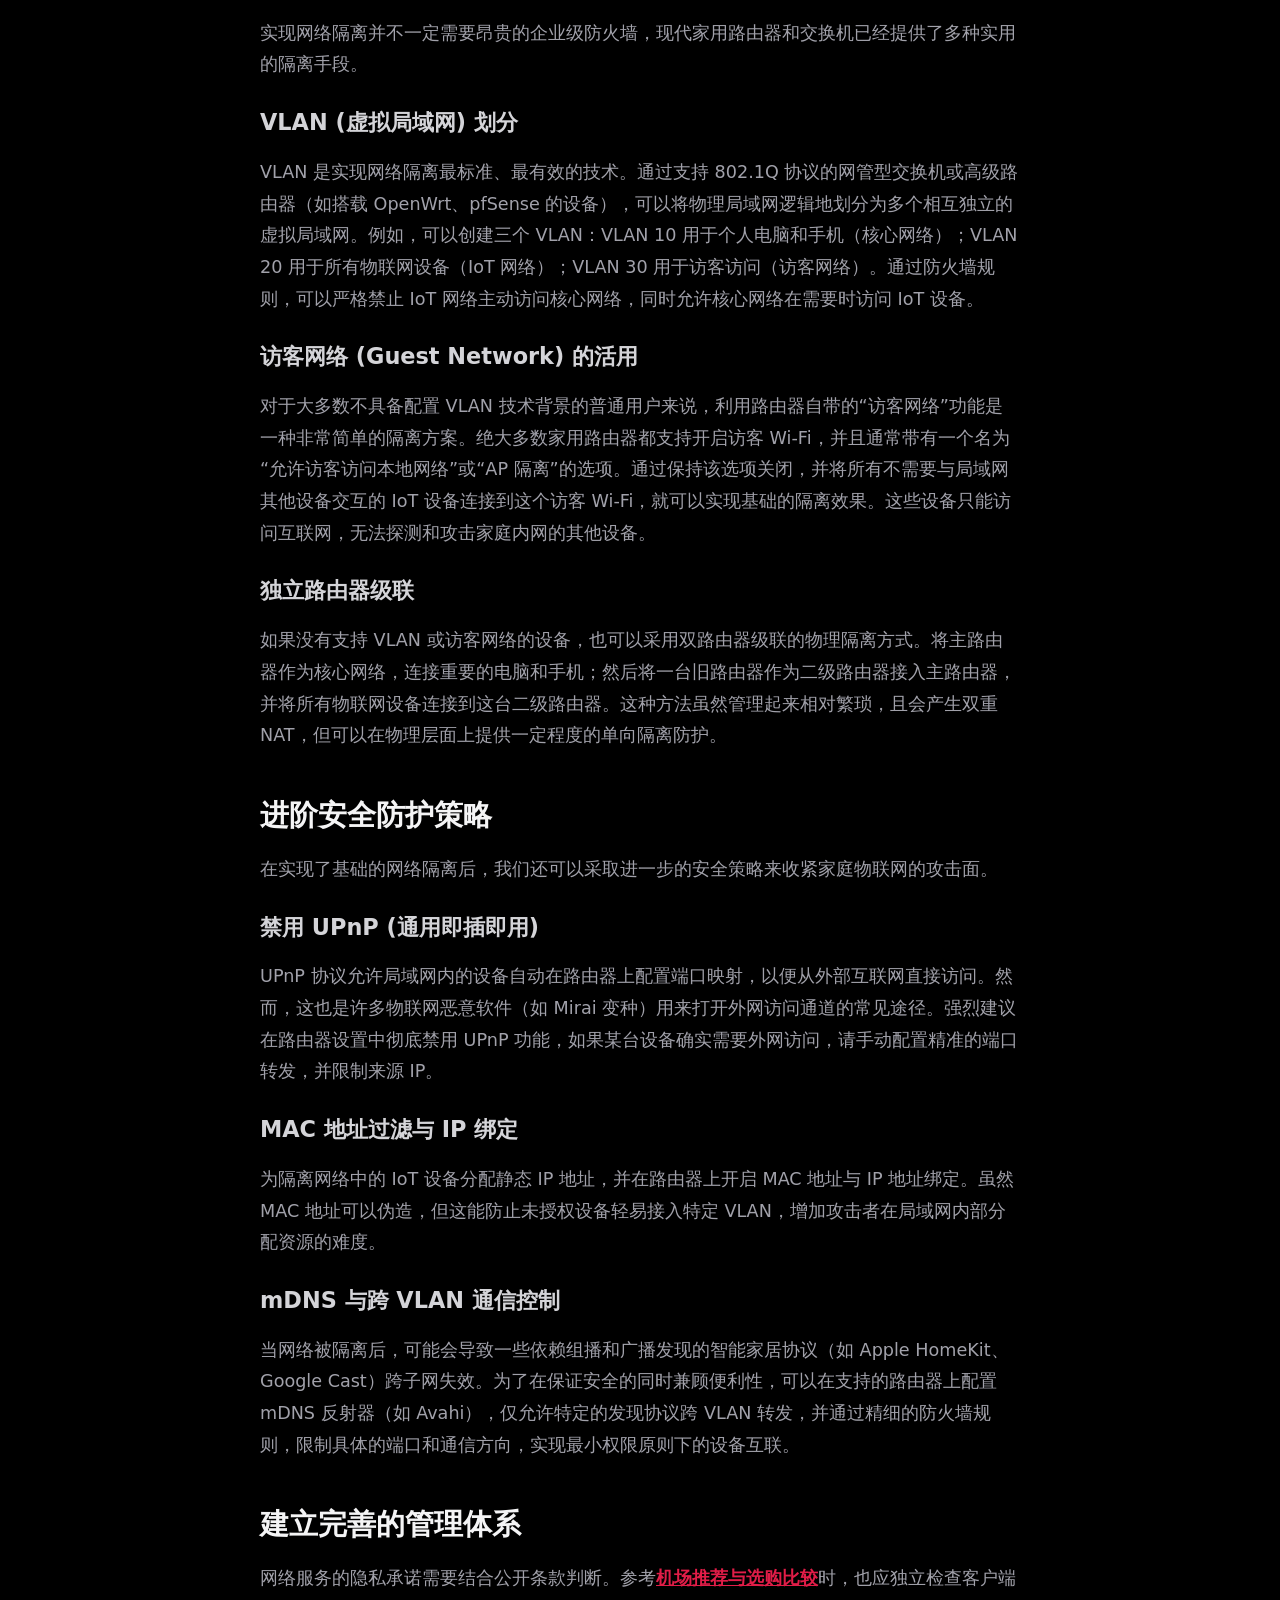
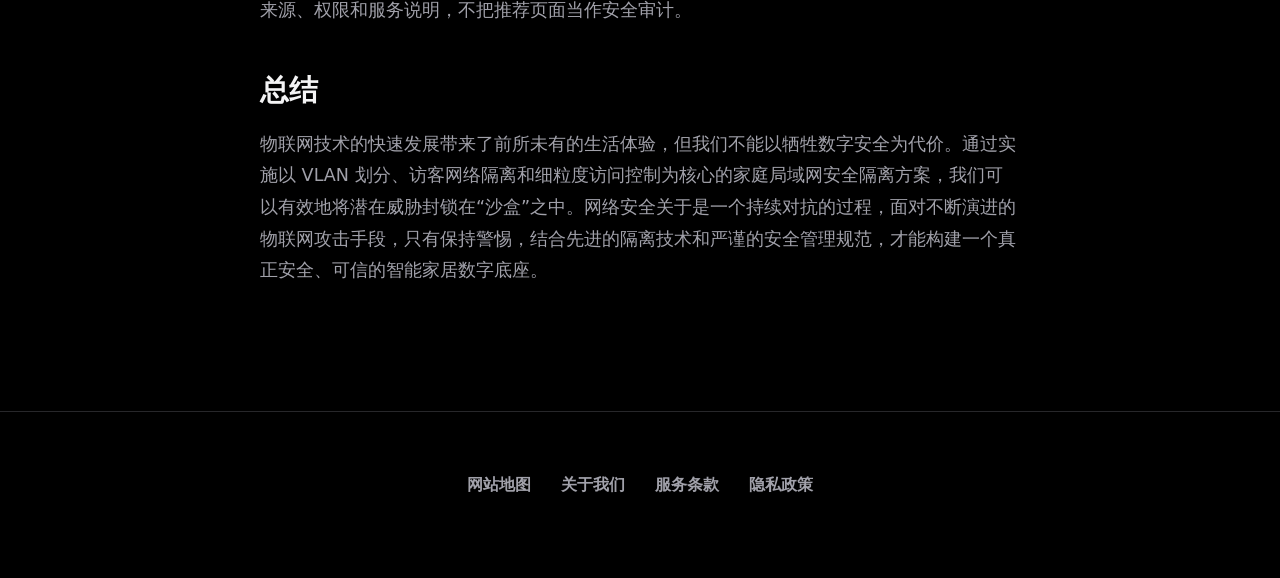
<file: iot-home-network-security-isolation.html>
<!DOCTYPE html>

<html lang="zh-CN">
<head>
<meta charset="utf-8"/>
<meta content="width=device-width, initial-scale=1" name="viewport"/>
<title>物联网 (IoT) 时代的家庭局域网安全隔离方案 - 泰山云</title>
<link href="style.css" rel="stylesheet"/>
<style>
        .article-body { padding: 150px 20px 100px; max-width: 800px; margin: 0 auto; min-height: 80vh; }
        .article-body h1 { font-size: 2.5rem; margin-bottom: 2rem; color: #fff; line-height: 1.3; }
        .article-body h2 { font-size: 1.8rem; margin: 2.5rem 0 1rem; color: #f4f4f5; text-align: left; }
        .article-body h3 { font-size: 1.4rem; margin: 1.5rem 0 1rem; color: #d4d4d8; }
        .article-body p { margin-bottom: 1.5rem; font-size: 1.1rem; line-height: 1.8; color: #a1a1aa; }
        .article-body a { color: #e11d48 !important; text-decoration: underline; font-weight: bold; }
    </style>
<meta content="随着智能家居设备的普及，智能灯泡、智能音箱、网络摄像头和扫地机器人等物联网 (IoT) 设备已经深入千家万户。这些设备极大提升了生活便利性，但同时也给家庭局域网引入了前所未有的安全隐患。由于许多物联网设备在设计之初更侧重于功能实现和成本控制，往往忽视了基础的网络安全防护。一旦其中一台设备被。" name="description"/>
<meta content="https://taishancloud.shop/iot-home-network-security-isolation.html" property="og:url"/>
<meta content="物联网 (IoT) 时代的家庭局域网安全隔离方案 - 泰山云" property="og:title"/>
<meta content="随着智能家居设备的普及，智能灯泡、智能音箱、网络摄像头和扫地机器人等物联网 (IoT) 设备已经深入千家万户。这些设备极大提升了生活便利性，但同时也给家庭局域网引入了前所未有的安全隐患。由于许多物联网设备在设计之初更侧重于功能实现和成本控制，往往忽视了基础的网络安全防护。一旦其中一台设备被。" property="og:description"/>
<meta content="泰山云" property="og:site_name"/>
<meta content="article" property="og:type"/>
<meta content="物联网 (IoT) 时代的家庭局域网安全隔离方案 - 泰山云" name="twitter:title"/>
<meta content="随着智能家居设备的普及，智能灯泡、智能音箱、网络摄像头和扫地机器人等物联网 (IoT) 设备已经深入千家万户。这些设备极大提升了生活便利性，但同时也给家庭局域网引入了前所未有的安全隐患。由于许多物联网设备在设计之初更侧重于功能实现和成本控制，往往忽视了基础的网络安全防护。一旦其中一台设备被。" name="twitter:description"/>
<link href="https://taishancloud.shop/iot-home-network-security-isolation.html" rel="canonical"/>
<script id="landing-maintenance-schema" type="application/ld+json">{"@context": "https://schema.org", "@type": "BreadcrumbList", "itemListElement": [{"@type": "ListItem", "position": 1, "name": "泰山云机场", "item": "https://taishancloud.shop/"}, {"@type": "ListItem", "position": 2, "name": "物联网 (IoT) 时代的家庭局域网安全隔离方案 - 泰山云", "item": "https://taishancloud.shop/iot-home-network-security-isolation.html"}]}</script>
</head>
<body>
<nav class="top-nav">
<div class="wrap nav-wrap">
<a class="brand-logo" href="index.html" style="text-decoration:none; color:inherit;">
<svg viewbox="0 0 100 100"><path d="M50 10L10 90h80L50 10z" fill="#e11d48"></path><path d="M50 40L30 90h40L50 40z" fill="#fff"></path></svg>
<span>泰山云</span>
</a>
<div class="nav-links">
<a href="index.html#features">核心重器</a>
<a href="index.html#streaming">流媒体与AI</a>
<a href="index.html#pricing">火力配置</a>
<a href="index.html#faq">战术疑难</a>
<a href="knowledge-base.html">赤焰智库</a>
</div>
<a class="btn-small btn-cta" href="https://ww012.twilightaff.com/#/?code=A56DH1Af" rel="nofollow noopener sponsored" target="_blank">免费试用</a>
</div>
</nav>
<div class="article-body">
<h1>物联网 (IoT) 时代的家庭局域网安全隔离方案</h1>
<p>随着智能家居设备的普及，智能灯泡、智能音箱、网络摄像头和扫地机器人等物联网 (IoT) 设备已经深入千家万户。这些设备极大提升了生活便利性，但同时也给家庭局域网引入了前所未有的安全隐患。由于许多物联网设备在设计之初更侧重于功能实现和成本控制，往往忽视了基础的网络安全防护。一旦其中一台设备被黑客攻破，整个家庭局域网，包括存储重要数据的个人电脑和智能手机，都可能面临数据泄露和恶意控制的风险。因此，在物联网时代，实施科学的家庭局域网安全隔离方案显得尤为关键。</p>
<h2>物联网设备面临的安全威胁</h2>
<p>在探讨隔离方案之前，我们需要了解物联网设备普遍存在的安全薄弱环节。只有认清威胁，才能采取针对性的防护措施。</p>
<h3>弱口令和硬编码密码</h3>
<p>大量低成本物联网设备出厂时预设了简单的默认密码（如 admin/123456），甚至在固件中使用了硬编码的后门密码。许多用户在安装后从未修改过这些密码，这使得设备极易受到自动化脚本和僵尸网络的暴力破解攻击。</p>
<h3>缺乏安全更新与补丁管理</h3>
<p>与智能手机和电脑不同，许多 IoT 设备的生命周期内几乎不会收到安全补丁更新。当设备使用的开源组件或底层系统爆出严重漏洞时，由于厂商停止维护，这些设备将长期处于“裸奔”状态，成为局域网中的定时炸弹。</p>
<h3>未加密的本地通信</h3>
<p>部分早期或廉价的物联网设备在局域网内传输数据时，采用明文协议（如 HTTP、Telnet），不进行加密。这使得攻击者可以通过 ARP 欺骗等手段在局域网内轻易窃听敏感信息，如视频流和控制指令。</p>
<h2>为什么需要网络安全隔离？</h2>
<p>传统的家庭网络结构通常是一个扁平的局域网（LAN），所有设备（手机、电脑、智能电视、摄像头等）连接到同一个路由器，处于同一个子网中。这种“一锅端”的拓扑结构意味着，网络内部没有任何访问控制。如果一台存在漏洞的智能插座被入侵，攻击者就可以以此为跳板，横向移动扫描网络中的其他高价值目标，例如尝试入侵 NAS（网络附加存储）以窃取个人照片或工作文档。通过实施网络安全隔离，我们可以将风险限制在特定的隔离区内，防止威胁在局域网中横向蔓延，从而保护核心数据资产的安全。</p>
<h2>实施家庭局域网隔离的核心技术</h2>
<p>实现网络隔离并不一定需要昂贵的企业级防火墙，现代家用路由器和交换机已经提供了多种实用的隔离手段。</p>
<h3>VLAN (虚拟局域网) 划分</h3>
<p>VLAN 是实现网络隔离最标准、最有效的技术。通过支持 802.1Q 协议的网管型交换机或高级路由器（如搭载 OpenWrt、pfSense 的设备），可以将物理局域网逻辑地划分为多个相互独立的虚拟局域网。例如，可以创建三个 VLAN：VLAN 10 用于个人电脑和手机（核心网络）；VLAN 20 用于所有物联网设备（IoT 网络）；VLAN 30 用于访客访问（访客网络）。通过防火墙规则，可以严格禁止 IoT 网络主动访问核心网络，同时允许核心网络在需要时访问 IoT 设备。</p>
<h3>访客网络 (Guest Network) 的活用</h3>
<p>对于大多数不具备配置 VLAN 技术背景的普通用户来说，利用路由器自带的“访客网络”功能是一种非常简单的隔离方案。绝大多数家用路由器都支持开启访客 Wi-Fi，并且通常带有一个名为“允许访客访问本地网络”或“AP 隔离”的选项。通过保持该选项关闭，并将所有不需要与局域网其他设备交互的 IoT 设备连接到这个访客 Wi-Fi，就可以实现基础的隔离效果。这些设备只能访问互联网，无法探测和攻击家庭内网的其他设备。</p>
<h3>独立路由器级联</h3>
<p>如果没有支持 VLAN 或访客网络的设备，也可以采用双路由器级联的物理隔离方式。将主路由器作为核心网络，连接重要的电脑和手机；然后将一台旧路由器作为二级路由器接入主路由器，并将所有物联网设备连接到这台二级路由器。这种方法虽然管理起来相对繁琐，且会产生双重 NAT，但可以在物理层面上提供一定程度的单向隔离防护。</p>
<h2>进阶安全防护策略</h2>
<p>在实现了基础的网络隔离后，我们还可以采取进一步的安全策略来收紧家庭物联网的攻击面。</p>
<h3>禁用 UPnP (通用即插即用)</h3>
<p>UPnP 协议允许局域网内的设备自动在路由器上配置端口映射，以便从外部互联网直接访问。然而，这也是许多物联网恶意软件（如 Mirai 变种）用来打开外网访问通道的常见途径。强烈建议在路由器设置中彻底禁用 UPnP 功能，如果某台设备确实需要外网访问，请手动配置精准的端口转发，并限制来源 IP。</p>
<h3>MAC 地址过滤与 IP 绑定</h3>
<p>为隔离网络中的 IoT 设备分配静态 IP 地址，并在路由器上开启 MAC 地址与 IP 地址绑定。虽然 MAC 地址可以伪造，但这能防止未授权设备轻易接入特定 VLAN，增加攻击者在局域网内部分配资源的难度。</p>
<h3>mDNS 与跨 VLAN 通信控制</h3>
<p>当网络被隔离后，可能会导致一些依赖组播和广播发现的智能家居协议（如 Apple HomeKit、Google Cast）跨子网失效。为了在保证安全的同时兼顾便利性，可以在支持的路由器上配置 mDNS 反射器（如 Avahi），仅允许特定的发现协议跨 VLAN 转发，并通过精细的防火墙规则，限制具体的端口和通信方向，实现最小权限原则下的设备互联。</p>
<h2>建立完善的管理体系</h2>
<p>网络服务的隐私承诺需要结合公开条款判断。参考<a href="https://jichangtuijan.top/" rel="sponsored nofollow noopener" target="_blank">机场推荐与选购比较</a>时，也应独立检查客户端来源、权限和服务说明，不把推荐页面当作安全审计。</p>
<h2>总结</h2>
<p>物联网技术的快速发展带来了前所未有的生活体验，但我们不能以牺牲数字安全为代价。通过实施以 VLAN 划分、访客网络隔离和细粒度访问控制为核心的家庭局域网安全隔离方案，我们可以有效地将潜在威胁封锁在“沙盒”之中。网络安全关于是一个持续对抗的过程，面对不断演进的物联网攻击手段，只有保持警惕，结合先进的隔离技术和严谨的安全管理规范，才能构建一个真正安全、可信的智能家居数字底座。</p>
</div>
<footer class="bottom-footer">
<div class="wrap">
<div class="footer-links">
<a href="sitemap.html" target="_blank">网站地图</a>
<a href="about.html" target="_blank">关于我们</a>
<a href="terms.html" target="_blank">服务条款</a>
<a href="privacy.html" target="_blank">隐私政策</a>
</div>
</div>
</footer>
</body>
</html>
</file>
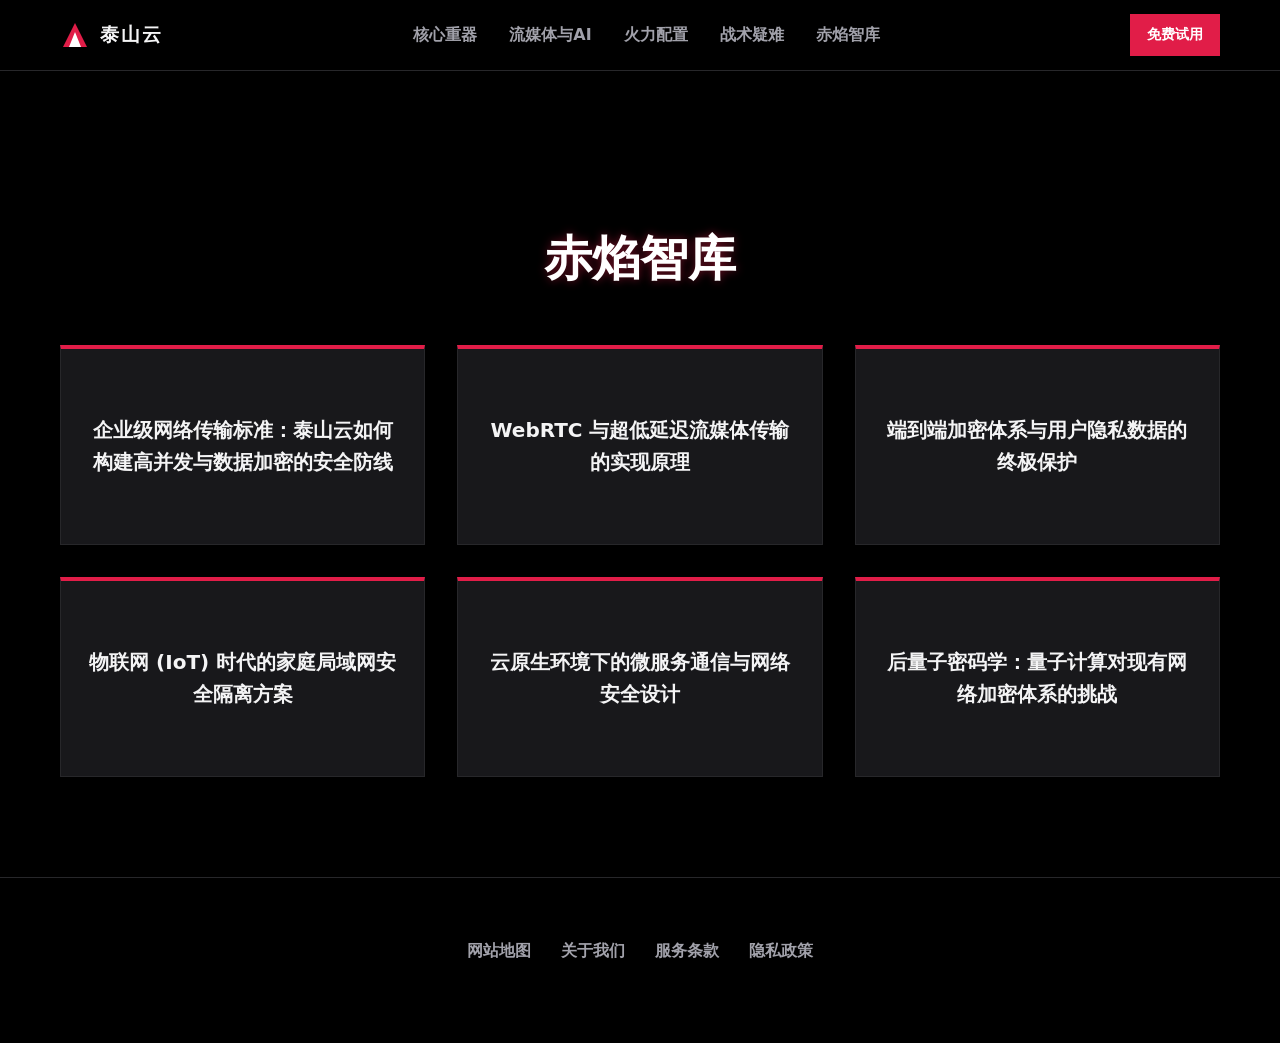
<file: knowledge-base.html>
<!DOCTYPE html>
<html lang="zh-CN">
<head>
    <meta charset="UTF-8">
    <meta name="viewport" content="width=device-width, initial-scale=1">
    <title>赤焰智库 - 泰山云</title>
    <link rel="stylesheet" href="style.css">
    <style>
        .article-container { padding: 150px 20px 100px; max-width: 1200px; margin: 0 auto; min-height: 80vh; }
        .article-container h1 { font-size: 3rem; margin-bottom: 3rem; color: #fff; text-align: center; text-shadow: 0 0 10px rgba(225, 29, 72, 0.5); }
        .article-grid { display: grid; grid-template-columns: repeat(auto-fit, minmax(300px, 1fr)); gap: 2rem; }
        .article-card { background: #18181b; padding: 2.5rem 1.5rem; border: 1px solid #27272a; border-top: 4px solid #e11d48; display: flex; align-items: center; justify-content: center; min-height: 200px; transition: 0.3s; }
        .article-card:hover { transform: translateY(-5px); box-shadow: 0 10px 30px rgba(0,0,0,0.5); border-color: #e11d48; }
        .article-card h2 { font-size: 1.25rem; margin: 0; text-align: center; line-height: 1.6; }
        .article-card a { color: #f4f4f5; text-decoration: none; font-weight: bold; transition: 0.2s; }
        .article-card a:hover { color: #e11d48; }
    </style>

<meta name="description" content="泰山云的赤焰智库 - 泰山云，帮助读者了解本页信息、使用范围及相关页面。">
<meta property="og:url" content="https://taishancloud.shop/knowledge-base.html">
<meta property="og:title" content="赤焰智库 - 泰山云">
<meta property="og:description" content="泰山云的赤焰智库 - 泰山云，帮助读者了解本页信息、使用范围及相关页面。">
<meta property="og:site_name" content="泰山云">
<meta property="og:type" content="article">
<meta name="twitter:title" content="赤焰智库 - 泰山云">
<meta name="twitter:description" content="泰山云的赤焰智库 - 泰山云，帮助读者了解本页信息、使用范围及相关页面。">
<link rel="canonical" href="https://taishancloud.shop/knowledge-base.html">
<script id="landing-maintenance-schema" type="application/ld+json">{"@context": "https://schema.org", "@type": "BreadcrumbList", "itemListElement": [{"@type": "ListItem", "position": 1, "name": "泰山云机场", "item": "https://taishancloud.shop/"}, {"@type": "ListItem", "position": 2, "name": "赤焰智库 - 泰山云", "item": "https://taishancloud.shop/knowledge-base.html"}]}</script>
</head>
<body>
    <nav class="top-nav">
        <div class="wrap nav-wrap">
            <a href="index.html" class="brand-logo" style="text-decoration:none; color:inherit;">
                <svg viewBox="0 0 100 100"><path d="M50 10L10 90h80L50 10z" fill="#e11d48"/><path d="M50 40L30 90h40L50 40z" fill="#fff"/></svg>
                <span>泰山云</span>
            </a>
            <div class="nav-links">
                <a href="index.html#features">核心重器</a>
                <a href="index.html#streaming">流媒体与AI</a>
                <a href="index.html#pricing">火力配置</a>
                <a href="index.html#faq">战术疑难</a>
                <a href="knowledge-base.html">赤焰智库</a>
            </div>
            <a href="https://ww012.twilightaff.com/#/?code=A56DH1Af" target="_blank" class="btn-small btn-cta" rel="nofollow noopener sponsored">免费试用</a>
        </div>
    </nav>
    <div class="article-container">
        <h1>赤焰智库</h1>
        <div class="article-grid">
            <div class="article-card"><h2><a href="taishan-cloud-enterprise-security-transmission.html">企业级网络传输标准：泰山云如何构建高并发与数据加密的安全防线</a></h2></div>
            <div class="article-card"><h2><a href="webrtc-low-latency-streaming.html">WebRTC 与超低延迟流媒体传输的实现原理</a></h2></div>
            <div class="article-card"><h2><a href="end-to-end-encryption-privacy.html">端到端加密体系与用户隐私数据的终极保护</a></h2></div>
            <div class="article-card"><h2><a href="iot-home-network-security-isolation.html">物联网 (IoT) 时代的家庭局域网安全隔离方案</a></h2></div>
            <div class="article-card"><h2><a href="cloud-native-microservices-security.html">云原生环境下的微服务通信与网络安全设计</a></h2></div>
            <div class="article-card"><h2><a href="post-quantum-cryptography-challenges.html">后量子密码学：量子计算对现有网络加密体系的挑战</a></h2></div>
        </div>
    </div>
    <footer class="bottom-footer">
        <div class="wrap">
            <div class="footer-links">
                <a href="sitemap.html" target="_blank">网站地图</a>
                <a href="about.html" target="_blank">关于我们</a>
                <a href="terms.html" target="_blank">服务条款</a>
                <a href="privacy.html" target="_blank">隐私政策</a>
            </div>
        </div>
    </footer>
</body>
</html>
</file>
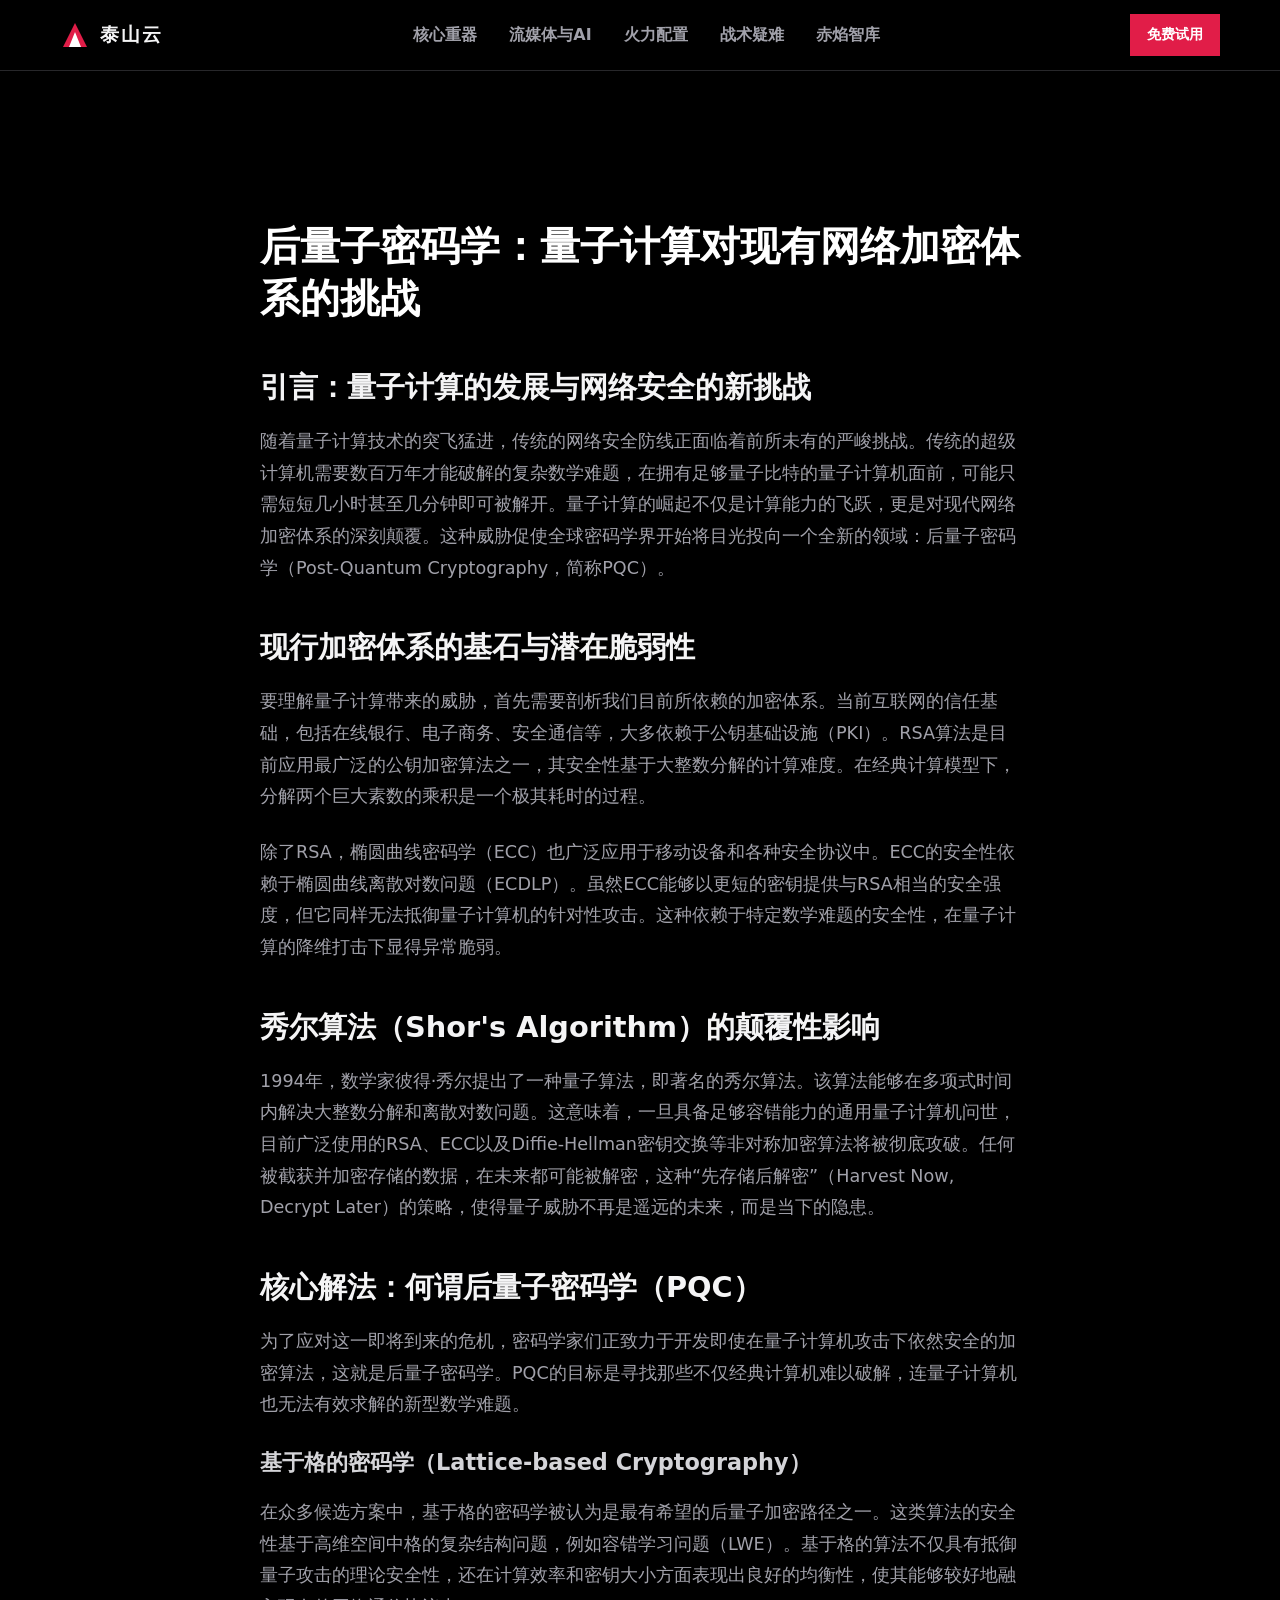
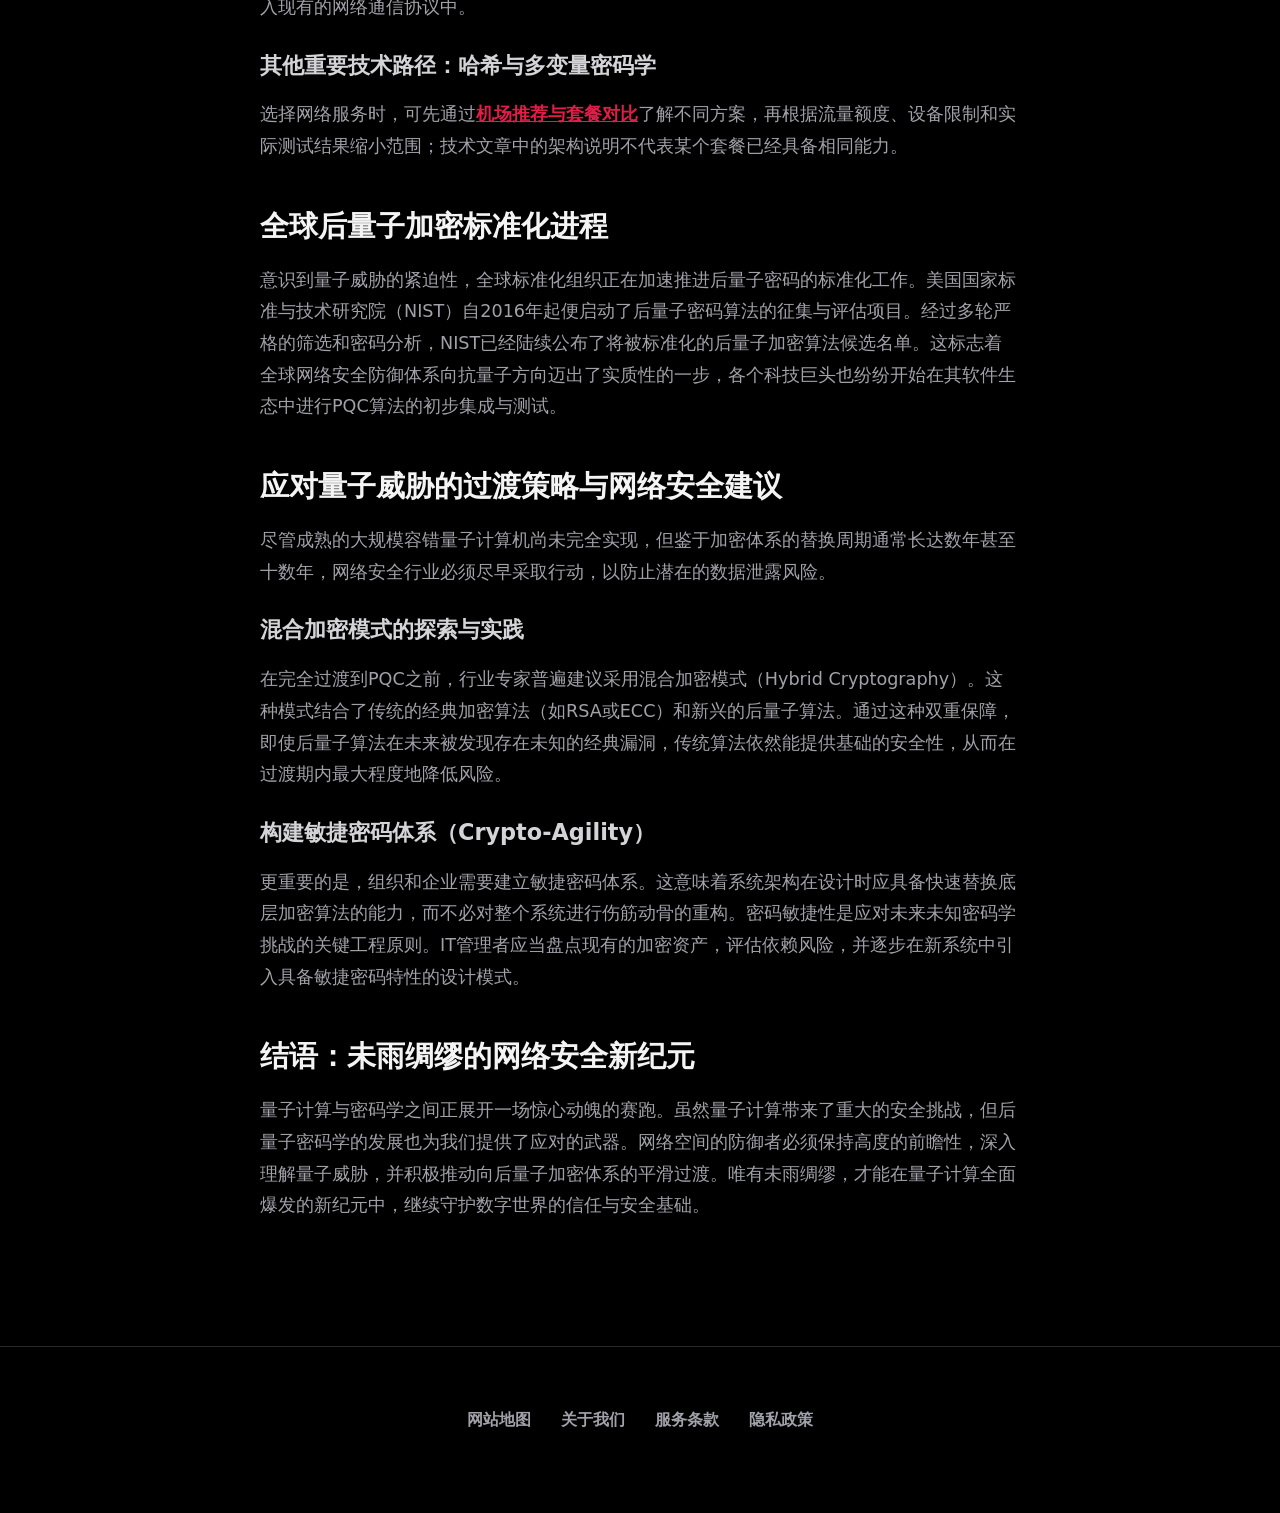
<file: post-quantum-cryptography-challenges.html>
<!DOCTYPE html>

<html lang="zh-CN">
<head>
<meta charset="utf-8"/>
<meta content="width=device-width, initial-scale=1" name="viewport"/>
<title>后量子密码学：量子计算对现有网络加密体系的挑战 - 泰山云</title>
<link href="style.css" rel="stylesheet"/>
<style>
        .article-body { padding: 150px 20px 100px; max-width: 800px; margin: 0 auto; min-height: 80vh; }
        .article-body h1 { font-size: 2.5rem; margin-bottom: 2rem; color: #fff; line-height: 1.3; }
        .article-body h2 { font-size: 1.8rem; margin: 2.5rem 0 1rem; color: #f4f4f5; text-align: left; }
        .article-body h3 { font-size: 1.4rem; margin: 1.5rem 0 1rem; color: #d4d4d8; }
        .article-body p { margin-bottom: 1.5rem; font-size: 1.1rem; line-height: 1.8; color: #a1a1aa; }
        .article-body a { color: #e11d48 !important; text-decoration: underline; font-weight: bold; }
    </style>
<meta content="随着量子计算技术的突飞猛进，传统的网络安全防线正面临着前所未有的严峻挑战。传统的超级计算机需要数百万年才能破解的复杂数学难题，在拥有足够量子比特的量子计算机面前，可能只需短短几小时甚至几分钟即可被解开。量子计算的崛起不仅是计算能力的飞跃，更是对现代网络加密体系的深刻颠覆。这种威胁促使全球密。" name="description"/>
<meta content="https://taishancloud.shop/post-quantum-cryptography-challenges.html" property="og:url"/>
<meta content="后量子密码学：量子计算对现有网络加密体系的挑战 - 泰山云" property="og:title"/>
<meta content="随着量子计算技术的突飞猛进，传统的网络安全防线正面临着前所未有的严峻挑战。传统的超级计算机需要数百万年才能破解的复杂数学难题，在拥有足够量子比特的量子计算机面前，可能只需短短几小时甚至几分钟即可被解开。量子计算的崛起不仅是计算能力的飞跃，更是对现代网络加密体系的深刻颠覆。这种威胁促使全球密。" property="og:description"/>
<meta content="泰山云" property="og:site_name"/>
<meta content="article" property="og:type"/>
<meta content="后量子密码学：量子计算对现有网络加密体系的挑战 - 泰山云" name="twitter:title"/>
<meta content="随着量子计算技术的突飞猛进，传统的网络安全防线正面临着前所未有的严峻挑战。传统的超级计算机需要数百万年才能破解的复杂数学难题，在拥有足够量子比特的量子计算机面前，可能只需短短几小时甚至几分钟即可被解开。量子计算的崛起不仅是计算能力的飞跃，更是对现代网络加密体系的深刻颠覆。这种威胁促使全球密。" name="twitter:description"/>
<link href="https://taishancloud.shop/post-quantum-cryptography-challenges.html" rel="canonical"/>
<script id="landing-maintenance-schema" type="application/ld+json">{"@context": "https://schema.org", "@type": "BreadcrumbList", "itemListElement": [{"@type": "ListItem", "position": 1, "name": "泰山云机场", "item": "https://taishancloud.shop/"}, {"@type": "ListItem", "position": 2, "name": "后量子密码学：量子计算对现有网络加密体系的挑战 - 泰山云", "item": "https://taishancloud.shop/post-quantum-cryptography-challenges.html"}]}</script>
</head>
<body>
<nav class="top-nav">
<div class="wrap nav-wrap">
<a class="brand-logo" href="index.html" style="text-decoration:none; color:inherit;">
<svg viewbox="0 0 100 100"><path d="M50 10L10 90h80L50 10z" fill="#e11d48"></path><path d="M50 40L30 90h40L50 40z" fill="#fff"></path></svg>
<span>泰山云</span>
</a>
<div class="nav-links">
<a href="index.html#features">核心重器</a>
<a href="index.html#streaming">流媒体与AI</a>
<a href="index.html#pricing">火力配置</a>
<a href="index.html#faq">战术疑难</a>
<a href="knowledge-base.html">赤焰智库</a>
</div>
<a class="btn-small btn-cta" href="https://ww012.twilightaff.com/#/?code=A56DH1Af" rel="nofollow noopener sponsored" target="_blank">免费试用</a>
</div>
</nav>
<div class="article-body">
<h1>后量子密码学：量子计算对现有网络加密体系的挑战</h1>
<h2>引言：量子计算的发展与网络安全的新挑战</h2>
<p>随着量子计算技术的突飞猛进，传统的网络安全防线正面临着前所未有的严峻挑战。传统的超级计算机需要数百万年才能破解的复杂数学难题，在拥有足够量子比特的量子计算机面前，可能只需短短几小时甚至几分钟即可被解开。量子计算的崛起不仅是计算能力的飞跃，更是对现代网络加密体系的深刻颠覆。这种威胁促使全球密码学界开始将目光投向一个全新的领域：后量子密码学（Post-Quantum Cryptography，简称PQC）。</p>
<h2>现行加密体系的基石与潜在脆弱性</h2>
<p>要理解量子计算带来的威胁，首先需要剖析我们目前所依赖的加密体系。当前互联网的信任基础，包括在线银行、电子商务、安全通信等，大多依赖于公钥基础设施（PKI）。RSA算法是目前应用最广泛的公钥加密算法之一，其安全性基于大整数分解的计算难度。在经典计算模型下，分解两个巨大素数的乘积是一个极其耗时的过程。</p>
<p>除了RSA，椭圆曲线密码学（ECC）也广泛应用于移动设备和各种安全协议中。ECC的安全性依赖于椭圆曲线离散对数问题（ECDLP）。虽然ECC能够以更短的密钥提供与RSA相当的安全强度，但它同样无法抵御量子计算机的针对性攻击。这种依赖于特定数学难题的安全性，在量子计算的降维打击下显得异常脆弱。</p>
<h2>秀尔算法（Shor's Algorithm）的颠覆性影响</h2>
<p>1994年，数学家彼得·秀尔提出了一种量子算法，即著名的秀尔算法。该算法能够在多项式时间内解决大整数分解和离散对数问题。这意味着，一旦具备足够容错能力的通用量子计算机问世，目前广泛使用的RSA、ECC以及Diffie-Hellman密钥交换等非对称加密算法将被彻底攻破。任何被截获并加密存储的数据，在未来都可能被解密，这种“先存储后解密”（Harvest Now, Decrypt Later）的策略，使得量子威胁不再是遥远的未来，而是当下的隐患。</p>
<h2>核心解法：何谓后量子密码学（PQC）</h2>
<p>为了应对这一即将到来的危机，密码学家们正致力于开发即使在量子计算机攻击下依然安全的加密算法，这就是后量子密码学。PQC的目标是寻找那些不仅经典计算机难以破解，连量子计算机也无法有效求解的新型数学难题。</p>
<h3>基于格的密码学（Lattice-based Cryptography）</h3>
<p>在众多候选方案中，基于格的密码学被认为是最有希望的后量子加密路径之一。这类算法的安全性基于高维空间中格的复杂结构问题，例如容错学习问题（LWE）。基于格的算法不仅具有抵御量子攻击的理论安全性，还在计算效率和密钥大小方面表现出良好的均衡性，使其能够较好地融入现有的网络通信协议中。</p>
<h3>其他重要技术路径：哈希与多变量密码学</h3>
<p>选择网络服务时，可先通过<a href="https://jichangtuijan.top/" rel="sponsored nofollow noopener" target="_blank">机场推荐与套餐对比</a>了解不同方案，再根据流量额度、设备限制和实际测试结果缩小范围；技术文章中的架构说明不代表某个套餐已经具备相同能力。</p>
<h2>全球后量子加密标准化进程</h2>
<p>意识到量子威胁的紧迫性，全球标准化组织正在加速推进后量子密码的标准化工作。美国国家标准与技术研究院（NIST）自2016年起便启动了后量子密码算法的征集与评估项目。经过多轮严格的筛选和密码分析，NIST已经陆续公布了将被标准化的后量子加密算法候选名单。这标志着全球网络安全防御体系向抗量子方向迈出了实质性的一步，各个科技巨头也纷纷开始在其软件生态中进行PQC算法的初步集成与测试。</p>
<h2>应对量子威胁的过渡策略与网络安全建议</h2>
<p>尽管成熟的大规模容错量子计算机尚未完全实现，但鉴于加密体系的替换周期通常长达数年甚至十数年，网络安全行业必须尽早采取行动，以防止潜在的数据泄露风险。</p>
<h3>混合加密模式的探索与实践</h3>
<p>在完全过渡到PQC之前，行业专家普遍建议采用混合加密模式（Hybrid Cryptography）。这种模式结合了传统的经典加密算法（如RSA或ECC）和新兴的后量子算法。通过这种双重保障，即使后量子算法在未来被发现存在未知的经典漏洞，传统算法依然能提供基础的安全性，从而在过渡期内最大程度地降低风险。</p>
<h3>构建敏捷密码体系（Crypto-Agility）</h3>
<p>更重要的是，组织和企业需要建立敏捷密码体系。这意味着系统架构在设计时应具备快速替换底层加密算法的能力，而不必对整个系统进行伤筋动骨的重构。密码敏捷性是应对未来未知密码学挑战的关键工程原则。IT管理者应当盘点现有的加密资产，评估依赖风险，并逐步在新系统中引入具备敏捷密码特性的设计模式。</p>
<h2>结语：未雨绸缪的网络安全新纪元</h2>
<p>量子计算与密码学之间正展开一场惊心动魄的赛跑。虽然量子计算带来了重大的安全挑战，但后量子密码学的发展也为我们提供了应对的武器。网络空间的防御者必须保持高度的前瞻性，深入理解量子威胁，并积极推动向后量子加密体系的平滑过渡。唯有未雨绸缪，才能在量子计算全面爆发的新纪元中，继续守护数字世界的信任与安全基础。</p>
</div>
<footer class="bottom-footer">
<div class="wrap">
<div class="footer-links">
<a href="sitemap.html" target="_blank">网站地图</a>
<a href="about.html" target="_blank">关于我们</a>
<a href="terms.html" target="_blank">服务条款</a>
<a href="privacy.html" target="_blank">隐私政策</a>
</div>
</div>
</footer>
</body>
</html>
</file>
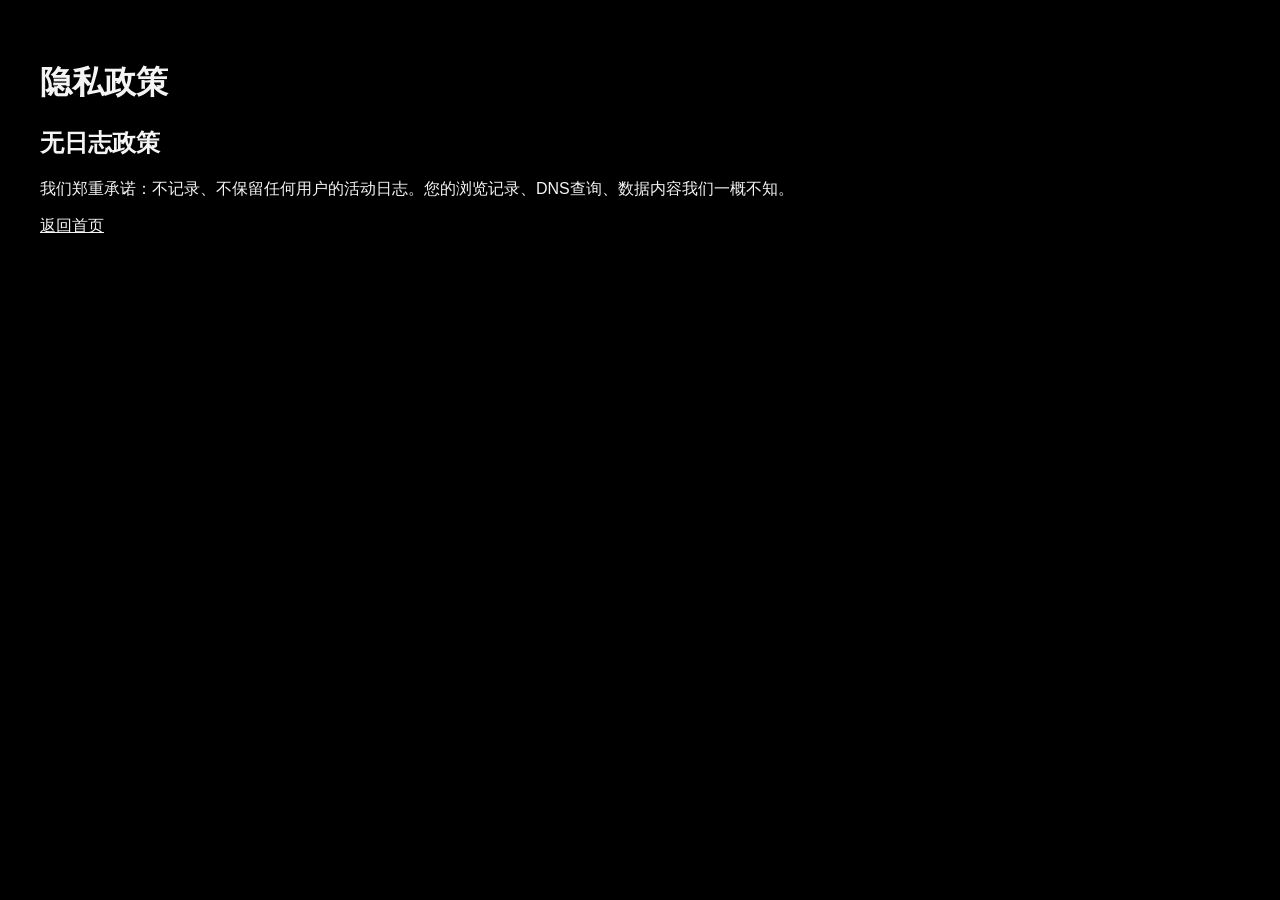
<file: privacy.html>
<!DOCTYPE html><html lang="zh-CN"><head><meta charset="UTF-8"><meta name="viewport" content="width=device-width, initial-scale=1"><title>隐私政策 - 泰山云</title><style>body{font-family:sans-serif;padding:2rem;color:#f4f4f5;background:#000000}</style>
<meta name="description" content="我们郑重承诺：不记录、不保留任何用户的活动日志。您的浏览记录、DNS查询、数据内容我们一概不知。">
<meta property="og:url" content="https://taishancloud.shop/privacy.html">
<meta property="og:title" content="隐私政策 - 泰山云">
<meta property="og:description" content="我们郑重承诺：不记录、不保留任何用户的活动日志。您的浏览记录、DNS查询、数据内容我们一概不知。">
<meta property="og:site_name" content="泰山云">
<meta property="og:type" content="article">
<meta name="twitter:title" content="隐私政策 - 泰山云">
<meta name="twitter:description" content="我们郑重承诺：不记录、不保留任何用户的活动日志。您的浏览记录、DNS查询、数据内容我们一概不知。">
<link rel="canonical" href="https://taishancloud.shop/privacy.html">
<script id="landing-maintenance-schema" type="application/ld+json">{"@context": "https://schema.org", "@type": "BreadcrumbList", "itemListElement": [{"@type": "ListItem", "position": 1, "name": "泰山云机场", "item": "https://taishancloud.shop/"}, {"@type": "ListItem", "position": 2, "name": "隐私政策 - 泰山云", "item": "https://taishancloud.shop/privacy.html"}]}</script>
</head><body><h1>隐私政策</h1><h2>无日志政策</h2><p>我们郑重承诺：不记录、不保留任何用户的活动日志。您的浏览记录、DNS查询、数据内容我们一概不知。</p><a href="index.html" style="color:#f4f4f5">返回首页</a></body></html>
</file>
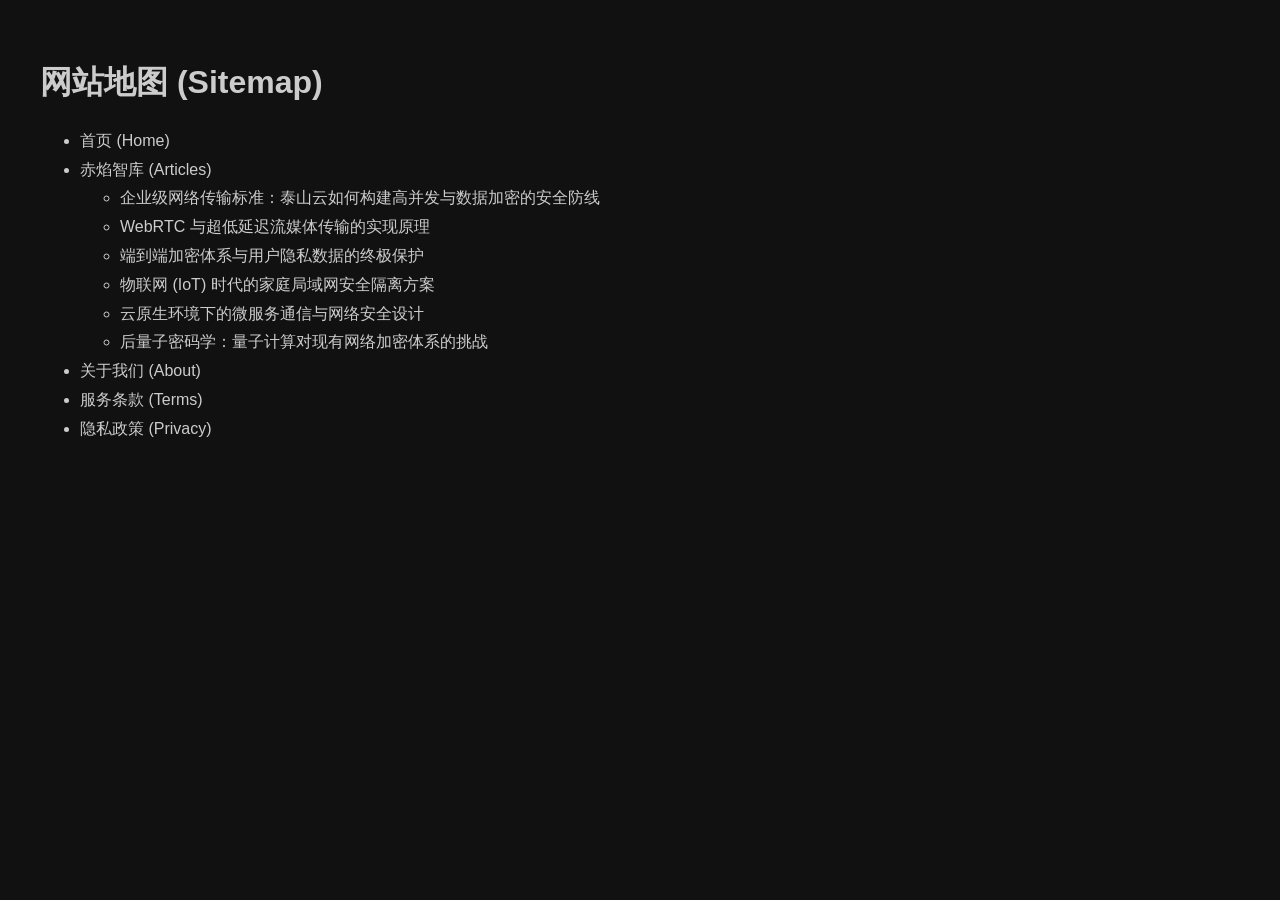
<file: sitemap.html>
<!DOCTYPE html>
<html lang="zh-CN">
<head>
    <meta charset="UTF-8">
    <meta name="viewport" content="width=device-width, initial-scale=1">
    <title>网站地图 - 泰山云</title>
    <style>body{font-family:sans-serif;padding:2rem;color:#ccc;background:#111} a{color:#ccc;text-decoration:none;} a:hover{text-decoration:underline;color:#fff;} ul{line-height:1.8;}</style>

<meta name="description" content="泰山云的网站地图 - 泰山云，帮助读者了解本页信息、使用范围及相关页面。">
<meta property="og:url" content="https://taishancloud.shop/sitemap.html">
<meta property="og:title" content="网站地图 - 泰山云">
<meta property="og:description" content="泰山云的网站地图 - 泰山云，帮助读者了解本页信息、使用范围及相关页面。">
<meta property="og:site_name" content="泰山云">
<meta property="og:type" content="article">
<meta name="twitter:title" content="网站地图 - 泰山云">
<meta name="twitter:description" content="泰山云的网站地图 - 泰山云，帮助读者了解本页信息、使用范围及相关页面。">
<link rel="canonical" href="https://taishancloud.shop/sitemap.html">
<script id="landing-maintenance-schema" type="application/ld+json">{"@context": "https://schema.org", "@type": "BreadcrumbList", "itemListElement": [{"@type": "ListItem", "position": 1, "name": "泰山云机场", "item": "https://taishancloud.shop/"}, {"@type": "ListItem", "position": 2, "name": "网站地图 - 泰山云", "item": "https://taishancloud.shop/sitemap.html"}]}</script>
</head>
<body>
    <h1>网站地图 (Sitemap)</h1>
    <ul>
        <li><a href="index.html">首页 (Home)</a></li>
        <li><a href="knowledge-base.html">赤焰智库 (Articles)</a>
            <ul>
                <li><a href="taishan-cloud-enterprise-security-transmission.html">企业级网络传输标准：泰山云如何构建高并发与数据加密的安全防线</a></li>
                <li><a href="webrtc-low-latency-streaming.html">WebRTC 与超低延迟流媒体传输的实现原理</a></li>
                <li><a href="end-to-end-encryption-privacy.html">端到端加密体系与用户隐私数据的终极保护</a></li>
                <li><a href="iot-home-network-security-isolation.html">物联网 (IoT) 时代的家庭局域网安全隔离方案</a></li>
                <li><a href="cloud-native-microservices-security.html">云原生环境下的微服务通信与网络安全设计</a></li>
                <li><a href="post-quantum-cryptography-challenges.html">后量子密码学：量子计算对现有网络加密体系的挑战</a></li>
            </ul>
        </li>
        <li><a href="about.html">关于我们 (About)</a></li>
        <li><a href="terms.html">服务条款 (Terms)</a></li>
        <li><a href="privacy.html">隐私政策 (Privacy)</a></li>
    </ul>
</body>
</html>
</file>
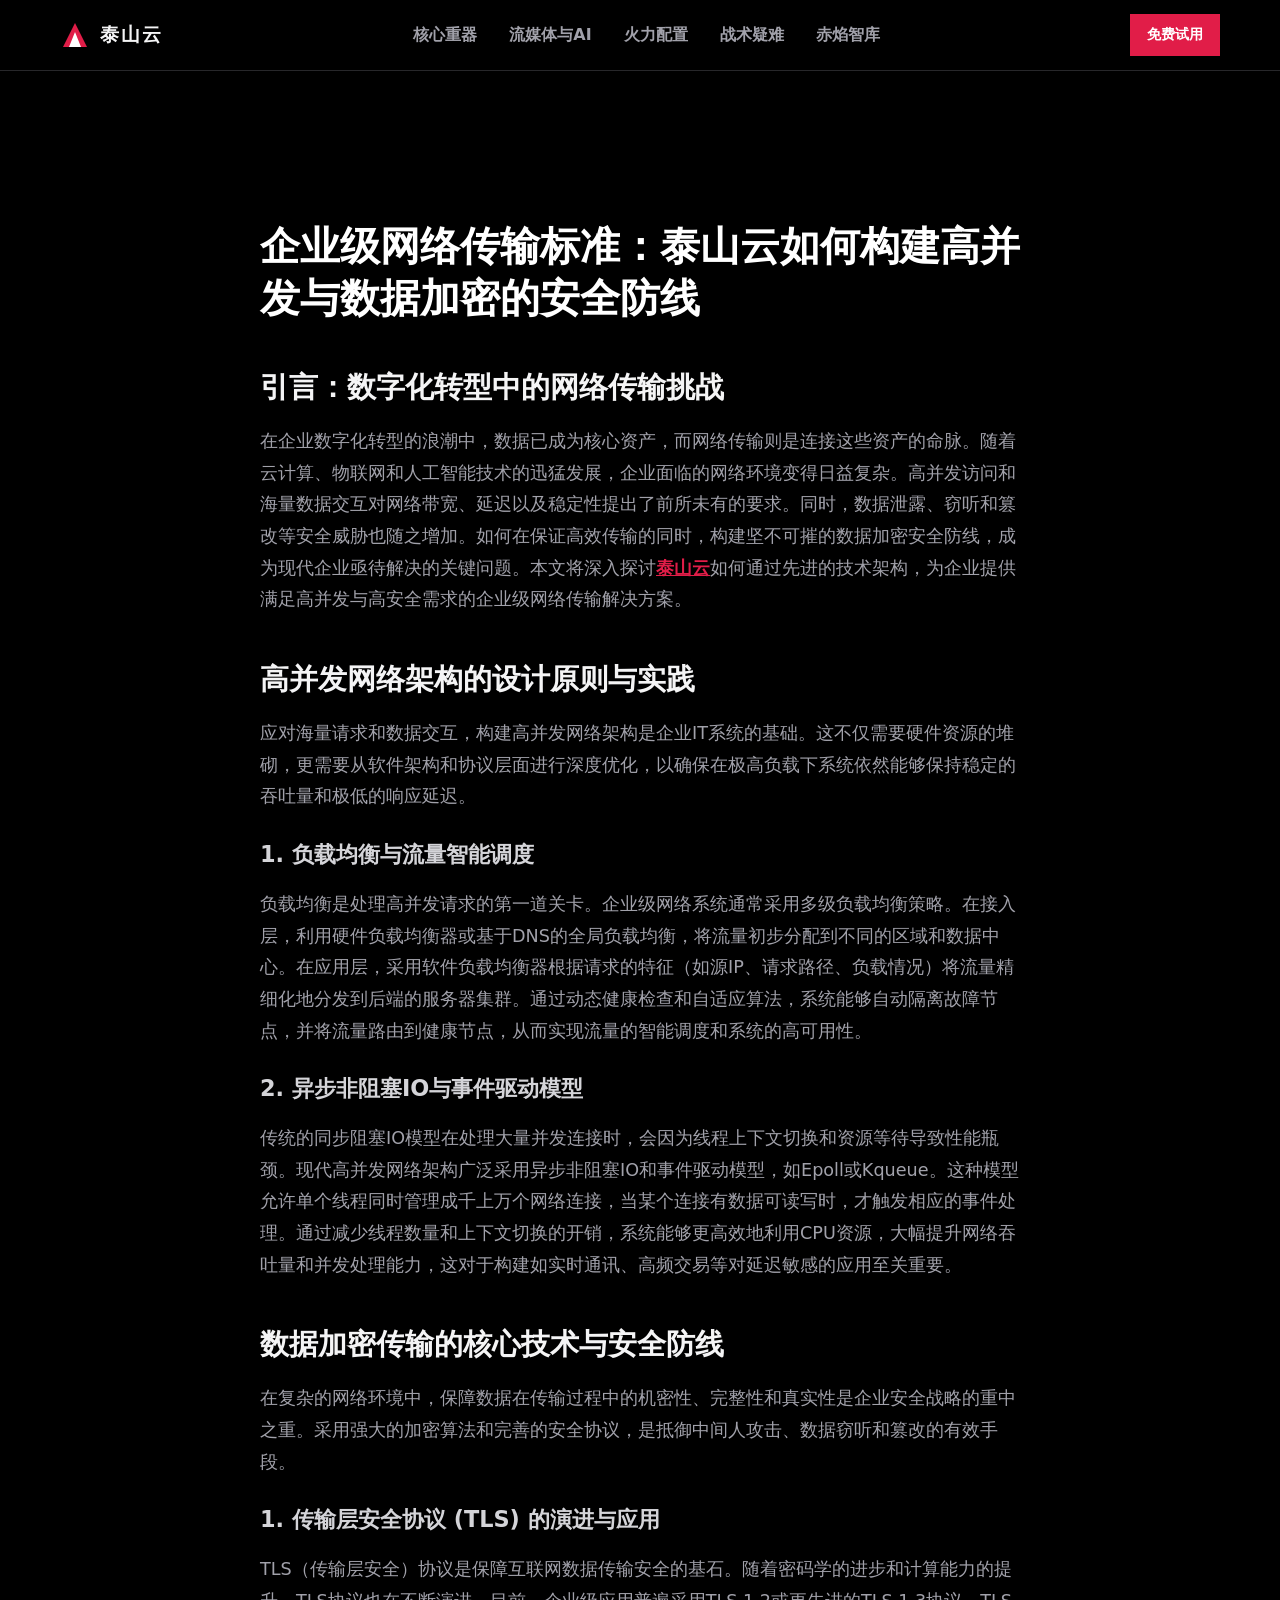
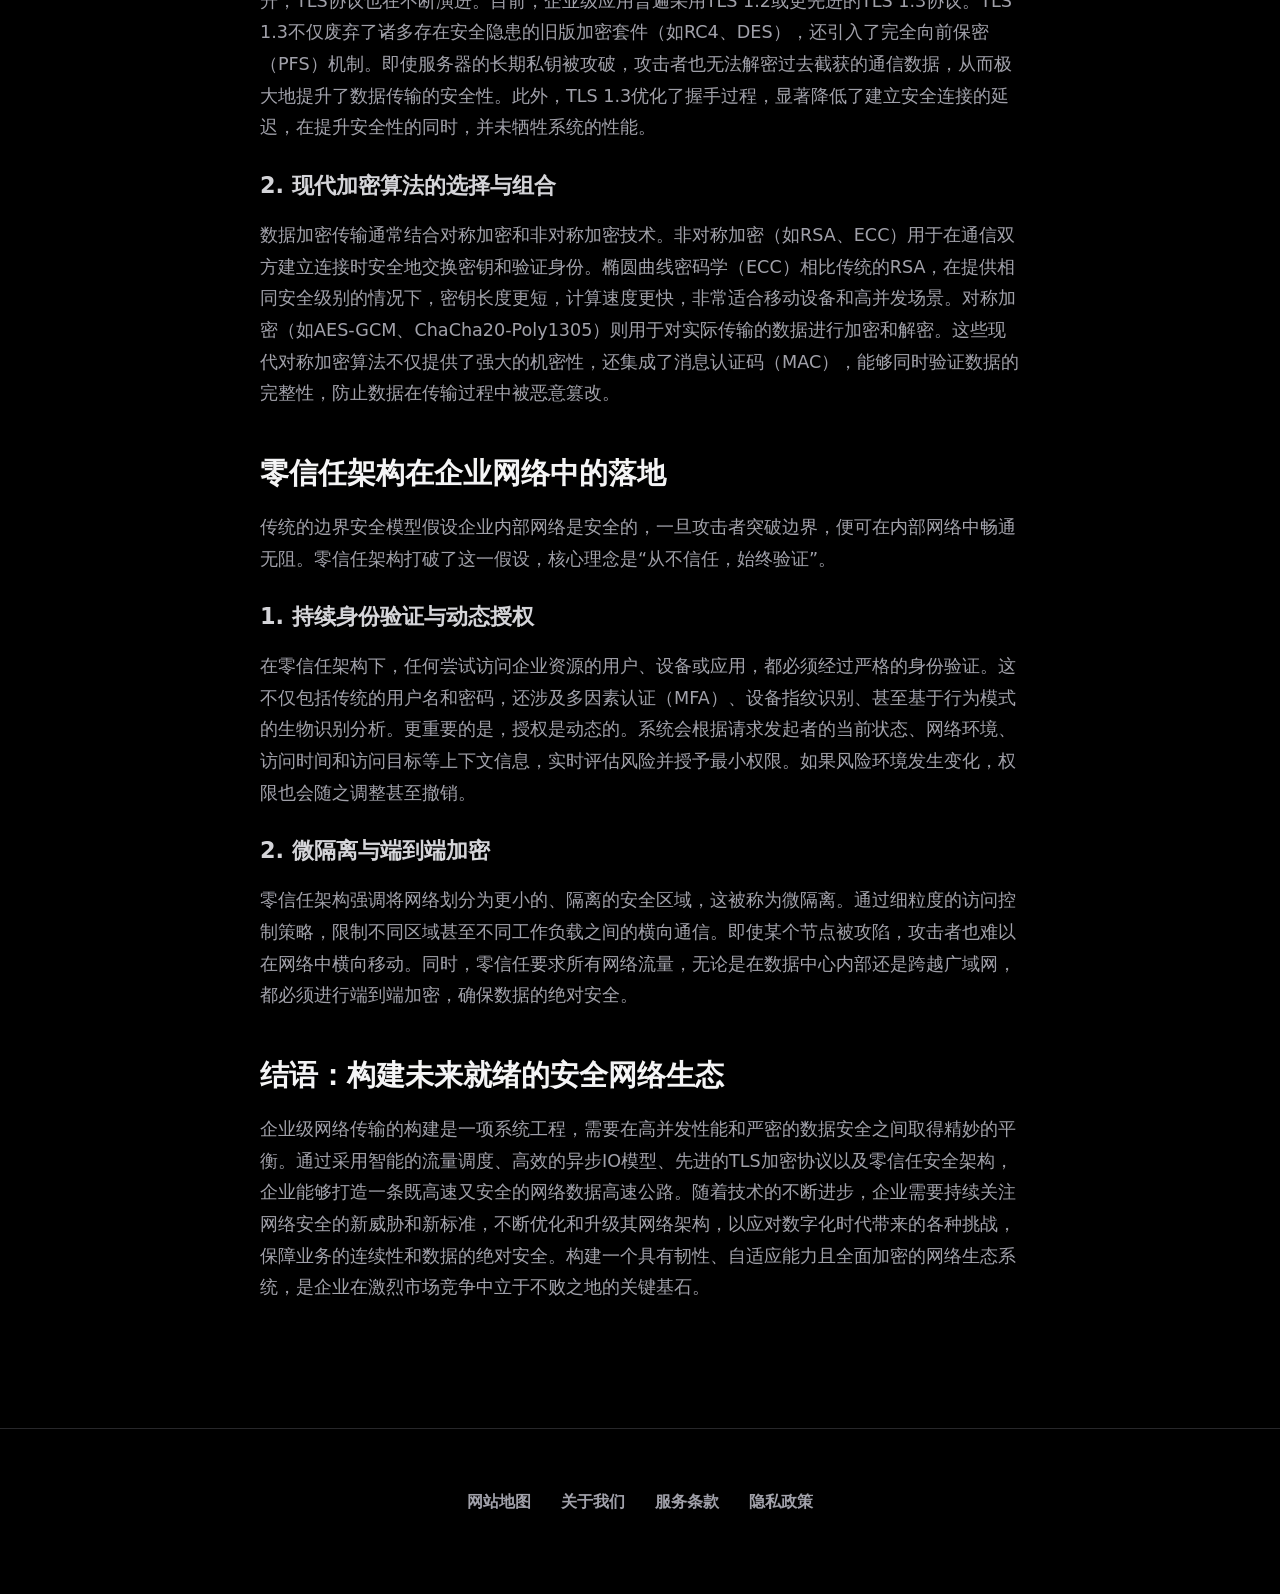
<file: taishan-cloud-enterprise-security-transmission.html>
<!DOCTYPE html>
<html lang="zh-CN">
<head>
    <meta charset="UTF-8">
    <meta name="viewport" content="width=device-width, initial-scale=1">
    <title>企业级网络传输标准：泰山云如何构建高并发与数据加密的安全防线 - 泰山云</title>
    <link rel="stylesheet" href="style.css">
    <style>
        .article-body { padding: 150px 20px 100px; max-width: 800px; margin: 0 auto; min-height: 80vh; }
        .article-body h1 { font-size: 2.5rem; margin-bottom: 2rem; color: #fff; line-height: 1.3; }
        .article-body h2 { font-size: 1.8rem; margin: 2.5rem 0 1rem; color: #f4f4f5; text-align: left; }
        .article-body h3 { font-size: 1.4rem; margin: 1.5rem 0 1rem; color: #d4d4d8; }
        .article-body p { margin-bottom: 1.5rem; font-size: 1.1rem; line-height: 1.8; color: #a1a1aa; }
        .article-body a { color: #e11d48 !important; text-decoration: underline; font-weight: bold; }
    </style>

<meta name="description" content="在企业数字化转型的浪潮中，数据已成为核心资产，而网络传输则是连接这些资产的命脉。随着云计算、物联网和人工智能技术的迅猛发展，企业面临的网络环境变得日益复杂。高并发访问和海量数据交互对网络带宽、延迟以及稳定性提出了前所未有的要求。同时，数据泄露、窃听和篡改等安全威胁也随之增加。如何在保证高效。">
<meta property="og:url" content="https://taishancloud.shop/taishan-cloud-enterprise-security-transmission.html">
<meta property="og:title" content="企业级网络传输标准：泰山云如何构建高并发与数据加密的安全防线 - 泰山云">
<meta property="og:description" content="在企业数字化转型的浪潮中，数据已成为核心资产，而网络传输则是连接这些资产的命脉。随着云计算、物联网和人工智能技术的迅猛发展，企业面临的网络环境变得日益复杂。高并发访问和海量数据交互对网络带宽、延迟以及稳定性提出了前所未有的要求。同时，数据泄露、窃听和篡改等安全威胁也随之增加。如何在保证高效。">
<meta property="og:site_name" content="泰山云">
<meta property="og:type" content="article">
<meta name="twitter:title" content="企业级网络传输标准：泰山云如何构建高并发与数据加密的安全防线 - 泰山云">
<meta name="twitter:description" content="在企业数字化转型的浪潮中，数据已成为核心资产，而网络传输则是连接这些资产的命脉。随着云计算、物联网和人工智能技术的迅猛发展，企业面临的网络环境变得日益复杂。高并发访问和海量数据交互对网络带宽、延迟以及稳定性提出了前所未有的要求。同时，数据泄露、窃听和篡改等安全威胁也随之增加。如何在保证高效。">
<link rel="canonical" href="https://taishancloud.shop/taishan-cloud-enterprise-security-transmission.html">
<script id="landing-maintenance-schema" type="application/ld+json">{"@context": "https://schema.org", "@type": "BreadcrumbList", "itemListElement": [{"@type": "ListItem", "position": 1, "name": "泰山云机场", "item": "https://taishancloud.shop/"}, {"@type": "ListItem", "position": 2, "name": "企业级网络传输标准：泰山云如何构建高并发与数据加密的安全防线 - 泰山云", "item": "https://taishancloud.shop/taishan-cloud-enterprise-security-transmission.html"}]}</script>
</head>
<body>
    <nav class="top-nav">
        <div class="wrap nav-wrap">
            <a href="index.html" class="brand-logo" style="text-decoration:none; color:inherit;">
                <svg viewBox="0 0 100 100"><path d="M50 10L10 90h80L50 10z" fill="#e11d48"/><path d="M50 40L30 90h40L50 40z" fill="#fff"/></svg>
                <span>泰山云</span>
            </a>
            <div class="nav-links">
                <a href="index.html#features">核心重器</a>
                <a href="index.html#streaming">流媒体与AI</a>
                <a href="index.html#pricing">火力配置</a>
                <a href="index.html#faq">战术疑难</a>
                <a href="knowledge-base.html">赤焰智库</a>
            </div>
            <a href="https://ww012.twilightaff.com/#/?code=A56DH1Af" target="_blank" class="btn-small btn-cta" rel="nofollow noopener sponsored">免费试用</a>
        </div>
    </nav>
    <div class="article-body">
        <h1>企业级网络传输标准：泰山云如何构建高并发与数据加密的安全防线</h1>
        
        <h2>引言：数字化转型中的网络传输挑战</h2>
        <p>在企业数字化转型的浪潮中，数据已成为核心资产，而网络传输则是连接这些资产的命脉。随着云计算、物联网和人工智能技术的迅猛发展，企业面临的网络环境变得日益复杂。高并发访问和海量数据交互对网络带宽、延迟以及稳定性提出了前所未有的要求。同时，数据泄露、窃听和篡改等安全威胁也随之增加。如何在保证高效传输的同时，构建坚不可摧的数据加密安全防线，成为现代企业亟待解决的关键问题。本文将深入探讨<a href="index.html">泰山云</a>如何通过先进的技术架构，为企业提供满足高并发与高安全需求的企业级网络传输解决方案。</p>

        <h2>高并发网络架构的设计原则与实践</h2>
        <p>应对海量请求和数据交互，构建高并发网络架构是企业IT系统的基础。这不仅需要硬件资源的堆砌，更需要从软件架构和协议层面进行深度优化，以确保在极高负载下系统依然能够保持稳定的吞吐量和极低的响应延迟。</p>
        
        <h3>1. 负载均衡与流量智能调度</h3>
        <p>负载均衡是处理高并发请求的第一道关卡。企业级网络系统通常采用多级负载均衡策略。在接入层，利用硬件负载均衡器或基于DNS的全局负载均衡，将流量初步分配到不同的区域和数据中心。在应用层，采用软件负载均衡器根据请求的特征（如源IP、请求路径、负载情况）将流量精细化地分发到后端的服务器集群。通过动态健康检查和自适应算法，系统能够自动隔离故障节点，并将流量路由到健康节点，从而实现流量的智能调度和系统的高可用性。</p>
        
        <h3>2. 异步非阻塞IO与事件驱动模型</h3>
        <p>传统的同步阻塞IO模型在处理大量并发连接时，会因为线程上下文切换和资源等待导致性能瓶颈。现代高并发网络架构广泛采用异步非阻塞IO和事件驱动模型，如Epoll或Kqueue。这种模型允许单个线程同时管理成千上万个网络连接，当某个连接有数据可读写时，才触发相应的事件处理。通过减少线程数量和上下文切换的开销，系统能够更高效地利用CPU资源，大幅提升网络吞吐量和并发处理能力，这对于构建如实时通讯、高频交易等对延迟敏感的应用至关重要。</p>

        <h2>数据加密传输的核心技术与安全防线</h2>
        <p>在复杂的网络环境中，保障数据在传输过程中的机密性、完整性和真实性是企业安全战略的重中之重。采用强大的加密算法和完善的安全协议，是抵御中间人攻击、数据窃听和篡改的有效手段。</p>
        
        <h3>1. 传输层安全协议 (TLS) 的演进与应用</h3>
        <p>TLS（传输层安全）协议是保障互联网数据传输安全的基石。随着密码学的进步和计算能力的提升，TLS协议也在不断演进。目前，企业级应用普遍采用TLS 1.2或更先进的TLS 1.3协议。TLS 1.3不仅废弃了诸多存在安全隐患的旧版加密套件（如RC4、DES），还引入了完全向前保密（PFS）机制。即使服务器的长期私钥被攻破，攻击者也无法解密过去截获的通信数据，从而极大地提升了数据传输的安全性。此外，TLS 1.3优化了握手过程，显著降低了建立安全连接的延迟，在提升安全性的同时，并未牺牲系统的性能。</p>

        <h3>2. 现代加密算法的选择与组合</h3>
        <p>数据加密传输通常结合对称加密和非对称加密技术。非对称加密（如RSA、ECC）用于在通信双方建立连接时安全地交换密钥和验证身份。椭圆曲线密码学（ECC）相比传统的RSA，在提供相同安全级别的情况下，密钥长度更短，计算速度更快，非常适合移动设备和高并发场景。对称加密（如AES-GCM、ChaCha20-Poly1305）则用于对实际传输的数据进行加密和解密。这些现代对称加密算法不仅提供了强大的机密性，还集成了消息认证码（MAC），能够同时验证数据的完整性，防止数据在传输过程中被恶意篡改。</p>

        <h2>零信任架构在企业网络中的落地</h2>
        <p>传统的边界安全模型假设企业内部网络是安全的，一旦攻击者突破边界，便可在内部网络中畅通无阻。零信任架构打破了这一假设，核心理念是“从不信任，始终验证”。</p>

        <h3>1. 持续身份验证与动态授权</h3>
        <p>在零信任架构下，任何尝试访问企业资源的用户、设备或应用，都必须经过严格的身份验证。这不仅包括传统的用户名和密码，还涉及多因素认证（MFA）、设备指纹识别、甚至基于行为模式的生物识别分析。更重要的是，授权是动态的。系统会根据请求发起者的当前状态、网络环境、访问时间和访问目标等上下文信息，实时评估风险并授予最小权限。如果风险环境发生变化，权限也会随之调整甚至撤销。</p>
        
        <h3>2. 微隔离与端到端加密</h3>
        <p>零信任架构强调将网络划分为更小的、隔离的安全区域，这被称为微隔离。通过细粒度的访问控制策略，限制不同区域甚至不同工作负载之间的横向通信。即使某个节点被攻陷，攻击者也难以在网络中横向移动。同时，零信任要求所有网络流量，无论是在数据中心内部还是跨越广域网，都必须进行端到端加密，确保数据的绝对安全。</p>

        <h2>结语：构建未来就绪的安全网络生态</h2>
        <p>企业级网络传输的构建是一项系统工程，需要在高并发性能和严密的数据安全之间取得精妙的平衡。通过采用智能的流量调度、高效的异步IO模型、先进的TLS加密协议以及零信任安全架构，企业能够打造一条既高速又安全的网络数据高速公路。随着技术的不断进步，企业需要持续关注网络安全的新威胁和新标准，不断优化和升级其网络架构，以应对数字化时代带来的各种挑战，保障业务的连续性和数据的绝对安全。构建一个具有韧性、自适应能力且全面加密的网络生态系统，是企业在激烈市场竞争中立于不败之地的关键基石。</p>
    </div>
    <footer class="bottom-footer">
        <div class="wrap">
            <div class="footer-links">
                <a href="sitemap.html" target="_blank">网站地图</a>
                <a href="about.html" target="_blank">关于我们</a>
                <a href="terms.html" target="_blank">服务条款</a>
                <a href="privacy.html" target="_blank">隐私政策</a>
            </div>
        </div>
    </footer>
</body>
</html>
</file>
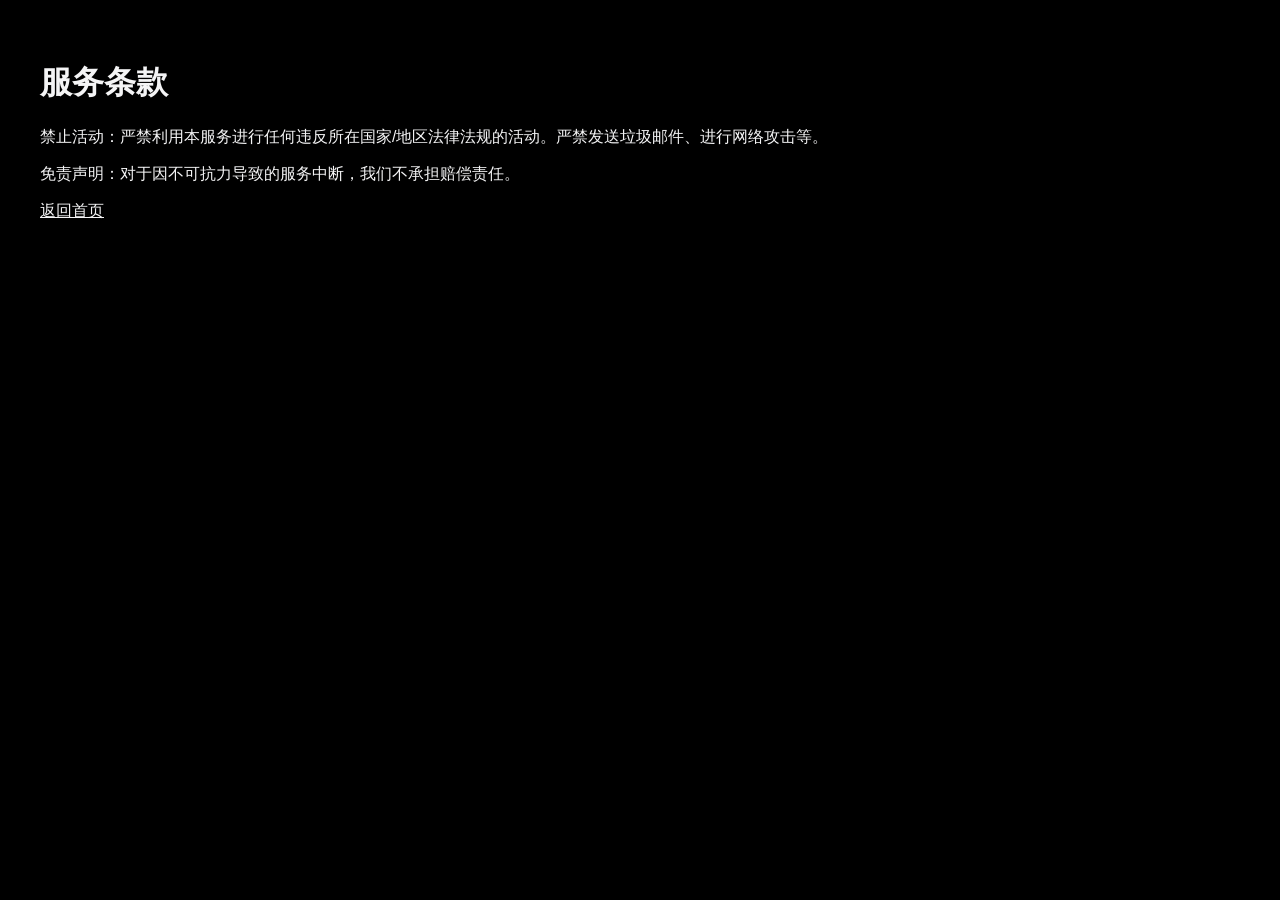
<file: terms.html>
<!DOCTYPE html><html lang="zh-CN"><head><meta charset="UTF-8"><meta name="viewport" content="width=device-width, initial-scale=1"><title>服务条款 - 泰山云</title><style>body{font-family:sans-serif;padding:2rem;color:#f4f4f5;background:#000000}</style>
<meta name="description" content="禁止活动：严禁利用本服务进行任何违反所在国家/地区法律法规的活动。严禁发送垃圾邮件、进行网络攻击等。">
<meta property="og:url" content="https://taishancloud.shop/terms.html">
<meta property="og:title" content="服务条款 - 泰山云">
<meta property="og:description" content="禁止活动：严禁利用本服务进行任何违反所在国家/地区法律法规的活动。严禁发送垃圾邮件、进行网络攻击等。">
<meta property="og:site_name" content="泰山云">
<meta property="og:type" content="article">
<meta name="twitter:title" content="服务条款 - 泰山云">
<meta name="twitter:description" content="禁止活动：严禁利用本服务进行任何违反所在国家/地区法律法规的活动。严禁发送垃圾邮件、进行网络攻击等。">
<link rel="canonical" href="https://taishancloud.shop/terms.html">
<script id="landing-maintenance-schema" type="application/ld+json">{"@context": "https://schema.org", "@type": "BreadcrumbList", "itemListElement": [{"@type": "ListItem", "position": 1, "name": "泰山云机场", "item": "https://taishancloud.shop/"}, {"@type": "ListItem", "position": 2, "name": "服务条款 - 泰山云", "item": "https://taishancloud.shop/terms.html"}]}</script>
</head><body><h1>服务条款</h1><p>禁止活动：严禁利用本服务进行任何违反所在国家/地区法律法规的活动。严禁发送垃圾邮件、进行网络攻击等。</p><p>免责声明：对于因不可抗力导致的服务中断，我们不承担赔偿责任。</p><a href="index.html" style="color:#f4f4f5">返回首页</a></body></html>
</file>
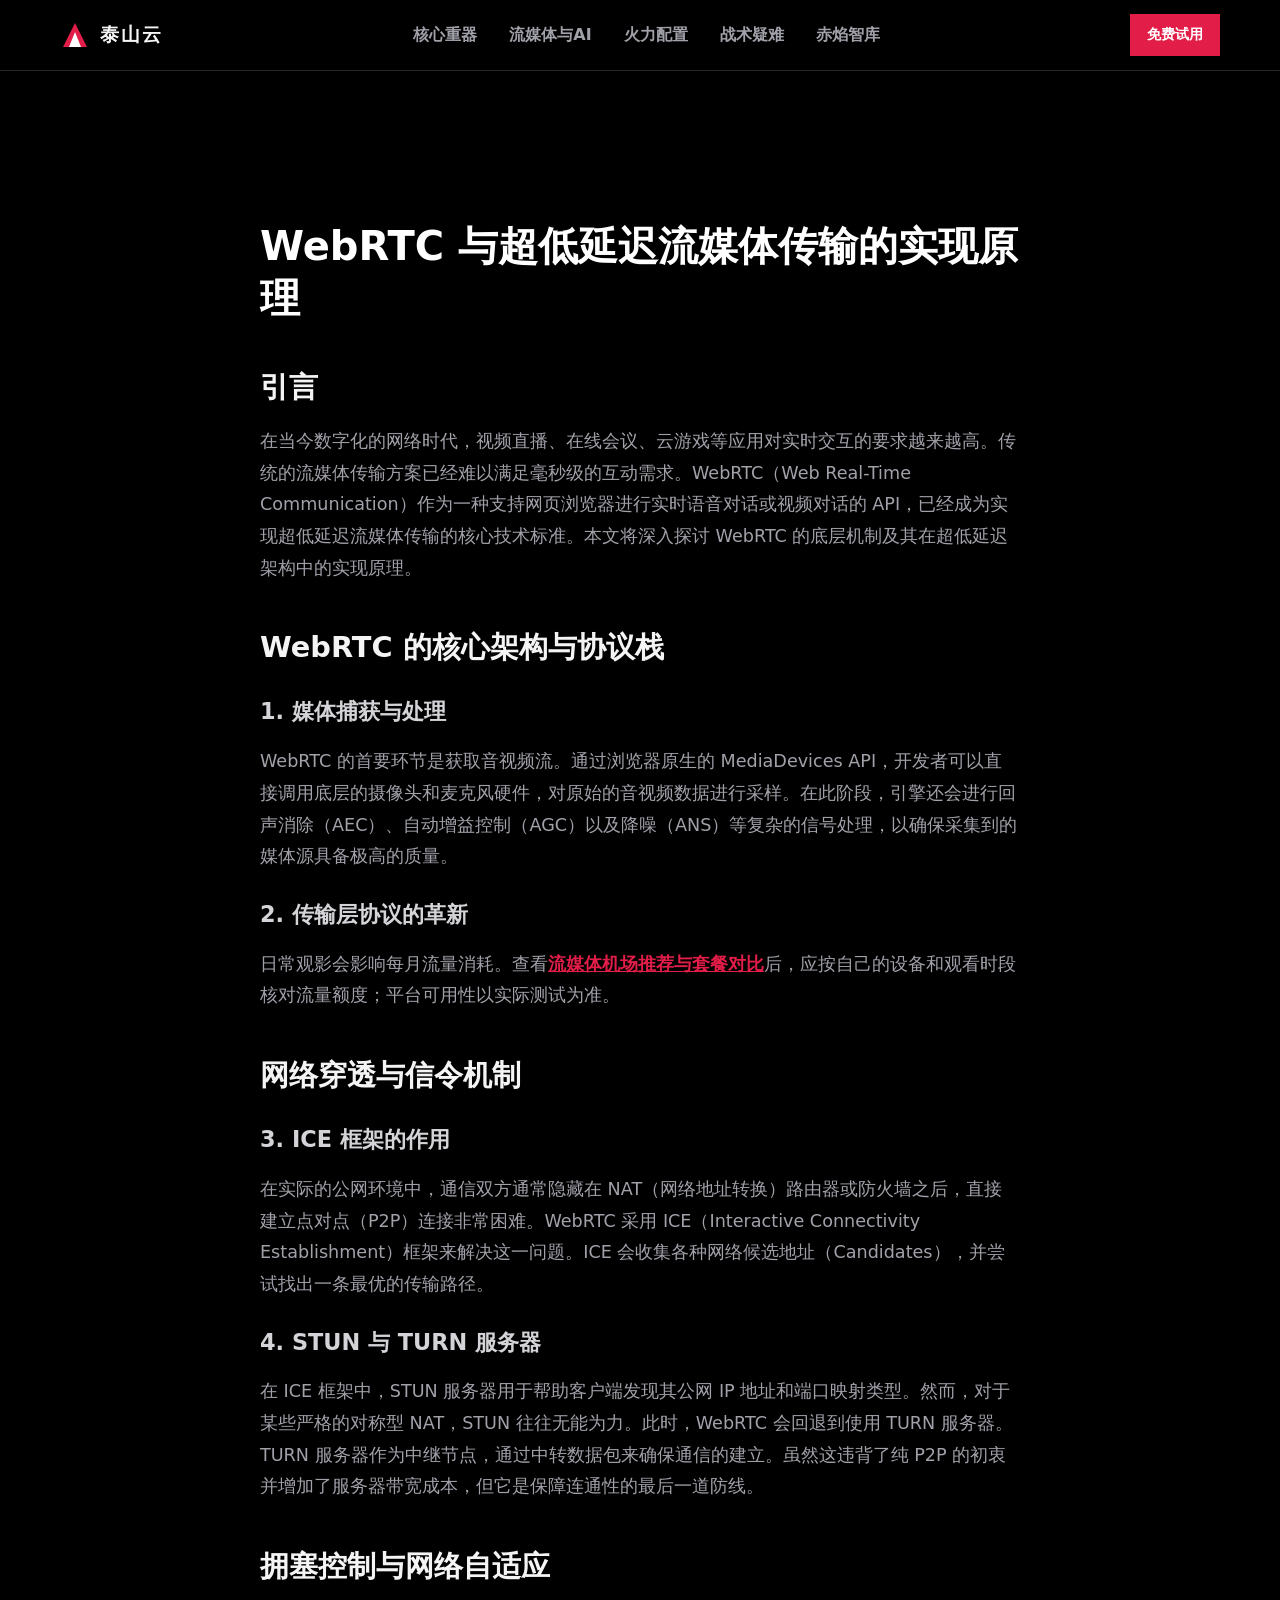
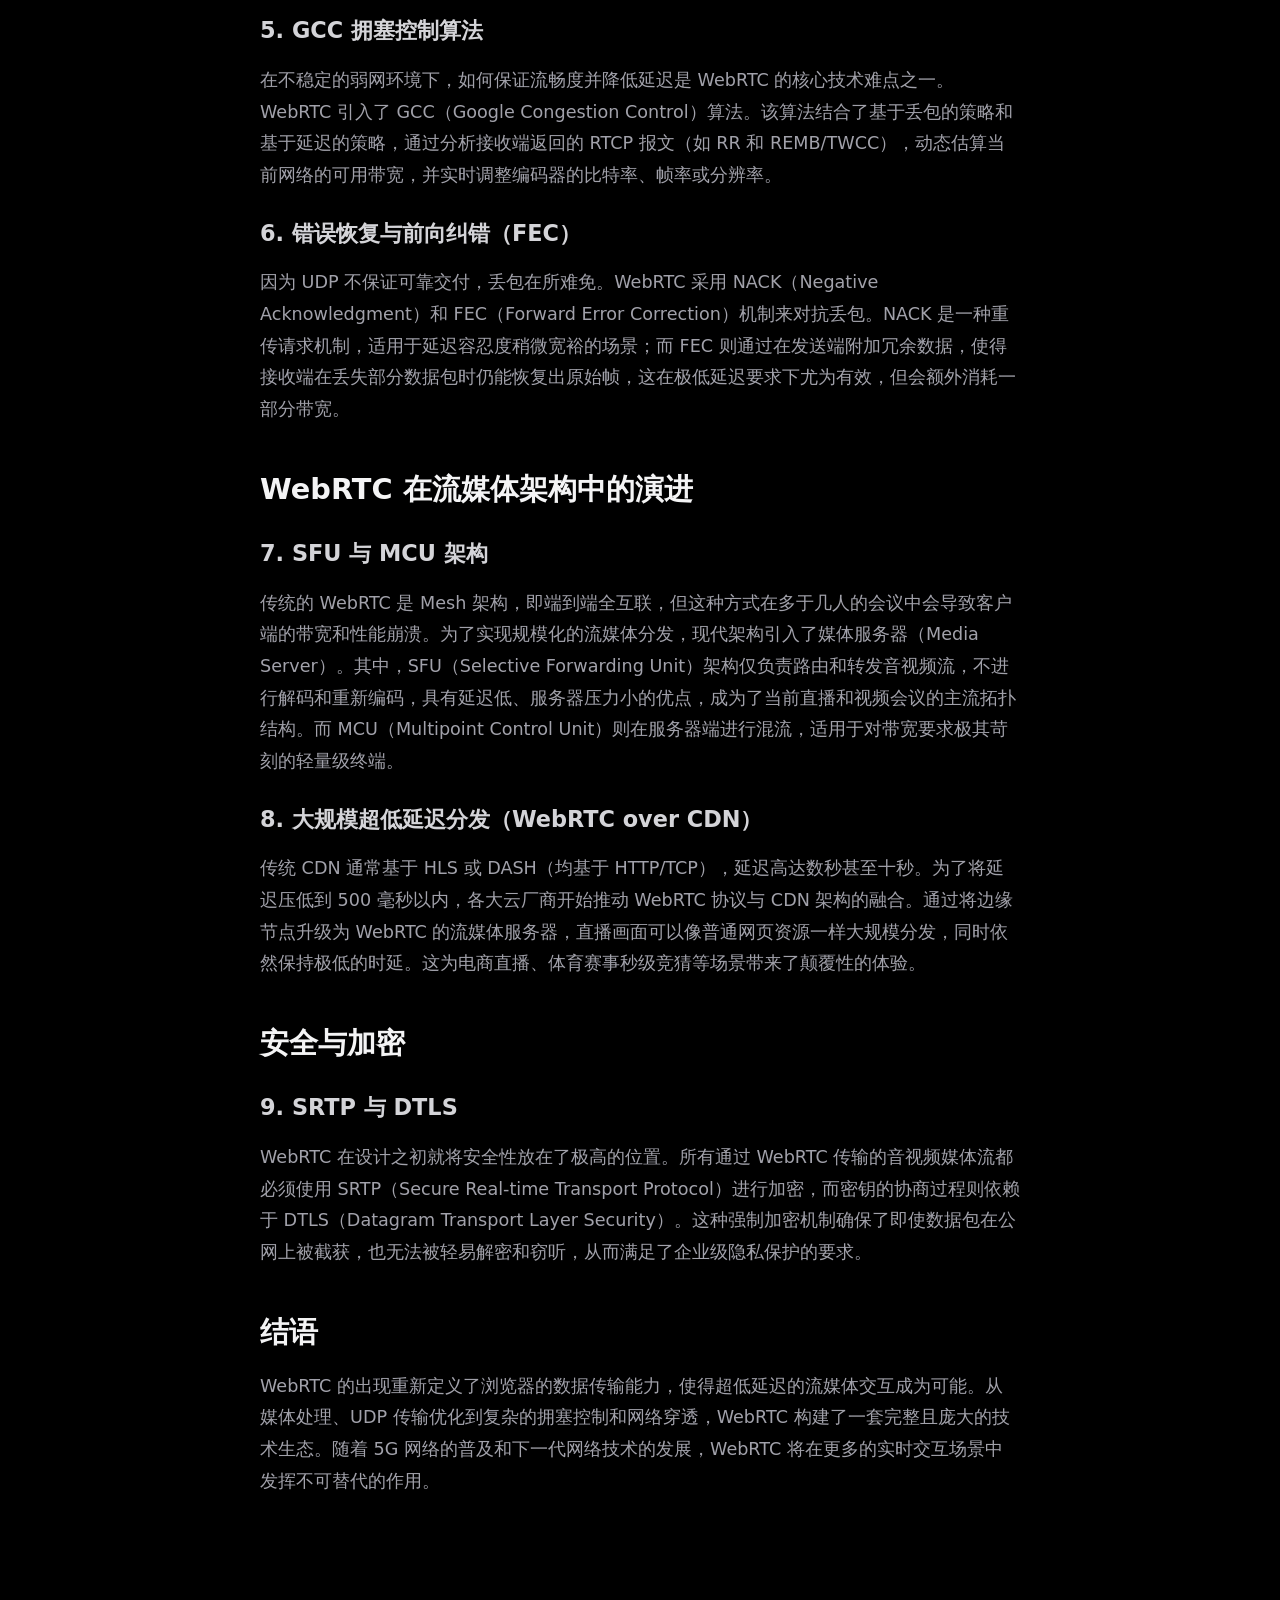
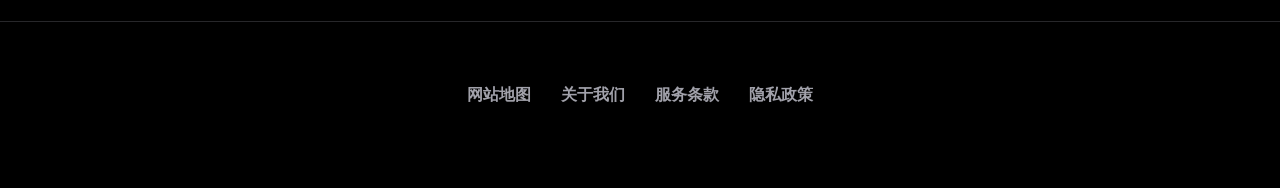
<file: webrtc-low-latency-streaming.html>
<!DOCTYPE html>

<html lang="zh-CN">
<head>
<meta charset="utf-8"/>
<meta content="width=device-width, initial-scale=1" name="viewport"/>
<title>WebRTC 与超低延迟流媒体传输的实现原理 - 泰山云</title>
<link href="style.css" rel="stylesheet"/>
<style>
        .article-body { padding: 150px 20px 100px; max-width: 800px; margin: 0 auto; min-height: 80vh; }
        .article-body h1 { font-size: 2.5rem; margin-bottom: 2rem; color: #fff; line-height: 1.3; }
        .article-body h2 { font-size: 1.8rem; margin: 2.5rem 0 1rem; color: #f4f4f5; text-align: left; }
        .article-body h3 { font-size: 1.4rem; margin: 1.5rem 0 1rem; color: #d4d4d8; }
        .article-body p { margin-bottom: 1.5rem; font-size: 1.1rem; line-height: 1.8; color: #a1a1aa; }
        .article-body a { color: #e11d48 !important; text-decoration: underline; font-weight: bold; }
    </style>
<meta content="在当今数字化的网络时代，视频直播、在线会议、云游戏等应用对实时交互的要求越来越高。传统的流媒体传输方案已经难以满足毫秒级的互动需求。WebRTC（Web Real-Time Communication）作为一种支持网页浏览器进行实时语音对话或视频对话的 API，已经成为实现超低延迟流媒体传。" name="description"/>
<meta content="https://taishancloud.shop/webrtc-low-latency-streaming.html" property="og:url"/>
<meta content="WebRTC 与超低延迟流媒体传输的实现原理 - 泰山云" property="og:title"/>
<meta content="在当今数字化的网络时代，视频直播、在线会议、云游戏等应用对实时交互的要求越来越高。传统的流媒体传输方案已经难以满足毫秒级的互动需求。WebRTC（Web Real-Time Communication）作为一种支持网页浏览器进行实时语音对话或视频对话的 API，已经成为实现超低延迟流媒体传。" property="og:description"/>
<meta content="泰山云" property="og:site_name"/>
<meta content="article" property="og:type"/>
<meta content="WebRTC 与超低延迟流媒体传输的实现原理 - 泰山云" name="twitter:title"/>
<meta content="在当今数字化的网络时代，视频直播、在线会议、云游戏等应用对实时交互的要求越来越高。传统的流媒体传输方案已经难以满足毫秒级的互动需求。WebRTC（Web Real-Time Communication）作为一种支持网页浏览器进行实时语音对话或视频对话的 API，已经成为实现超低延迟流媒体传。" name="twitter:description"/>
<link href="https://taishancloud.shop/webrtc-low-latency-streaming.html" rel="canonical"/>
<script id="landing-maintenance-schema" type="application/ld+json">{"@context": "https://schema.org", "@type": "BreadcrumbList", "itemListElement": [{"@type": "ListItem", "position": 1, "name": "泰山云机场", "item": "https://taishancloud.shop/"}, {"@type": "ListItem", "position": 2, "name": "WebRTC 与超低延迟流媒体传输的实现原理 - 泰山云", "item": "https://taishancloud.shop/webrtc-low-latency-streaming.html"}]}</script>
</head>
<body>
<nav class="top-nav">
<div class="wrap nav-wrap">
<a class="brand-logo" href="index.html" style="text-decoration:none; color:inherit;">
<svg viewbox="0 0 100 100"><path d="M50 10L10 90h80L50 10z" fill="#e11d48"></path><path d="M50 40L30 90h40L50 40z" fill="#fff"></path></svg>
<span>泰山云</span>
</a>
<div class="nav-links">
<a href="index.html#features">核心重器</a>
<a href="index.html#streaming">流媒体与AI</a>
<a href="index.html#pricing">火力配置</a>
<a href="index.html#faq">战术疑难</a>
<a href="knowledge-base.html">赤焰智库</a>
</div>
<a class="btn-small btn-cta" href="https://ww012.twilightaff.com/#/?code=A56DH1Af" rel="nofollow noopener sponsored" target="_blank">免费试用</a>
</div>
</nav>
<div class="article-body">
<h1>WebRTC 与超低延迟流媒体传输的实现原理</h1>
<h2>引言</h2>
<p>在当今数字化的网络时代，视频直播、在线会议、云游戏等应用对实时交互的要求越来越高。传统的流媒体传输方案已经难以满足毫秒级的互动需求。WebRTC（Web Real-Time Communication）作为一种支持网页浏览器进行实时语音对话或视频对话的 API，已经成为实现超低延迟流媒体传输的核心技术标准。本文将深入探讨 WebRTC 的底层机制及其在超低延迟架构中的实现原理。</p>
<h2>WebRTC 的核心架构与协议栈</h2>
<h3>1. 媒体捕获与处理</h3>
<p>WebRTC 的首要环节是获取音视频流。通过浏览器原生的 MediaDevices API，开发者可以直接调用底层的摄像头和麦克风硬件，对原始的音视频数据进行采样。在此阶段，引擎还会进行回声消除（AEC）、自动增益控制（AGC）以及降噪（ANS）等复杂的信号处理，以确保采集到的媒体源具备极高的质量。</p>
<h3>2. 传输层协议的革新</h3>
<p>日常观影会影响每月流量消耗。查看<a href="https://jichangtuijan.top/" rel="sponsored nofollow noopener" target="_blank">流媒体机场推荐与套餐对比</a>后，应按自己的设备和观看时段核对流量额度；平台可用性以实际测试为准。</p>
<h2>网络穿透与信令机制</h2>
<h3>3. ICE 框架的作用</h3>
<p>在实际的公网环境中，通信双方通常隐藏在 NAT（网络地址转换）路由器或防火墙之后，直接建立点对点（P2P）连接非常困难。WebRTC 采用 ICE（Interactive Connectivity Establishment）框架来解决这一问题。ICE 会收集各种网络候选地址（Candidates），并尝试找出一条最优的传输路径。</p>
<h3>4. STUN 与 TURN 服务器</h3>
<p>在 ICE 框架中，STUN 服务器用于帮助客户端发现其公网 IP 地址和端口映射类型。然而，对于某些严格的对称型 NAT，STUN 往往无能为力。此时，WebRTC 会回退到使用 TURN 服务器。TURN 服务器作为中继节点，通过中转数据包来确保通信的建立。虽然这违背了纯 P2P 的初衷并增加了服务器带宽成本，但它是保障连通性的最后一道防线。</p>
<h2>拥塞控制与网络自适应</h2>
<h3>5. GCC 拥塞控制算法</h3>
<p>在不稳定的弱网环境下，如何保证流畅度并降低延迟是 WebRTC 的核心技术难点之一。WebRTC 引入了 GCC（Google Congestion Control）算法。该算法结合了基于丢包的策略和基于延迟的策略，通过分析接收端返回的 RTCP 报文（如 RR 和 REMB/TWCC），动态估算当前网络的可用带宽，并实时调整编码器的比特率、帧率或分辨率。</p>
<h3>6. 错误恢复与前向纠错（FEC）</h3>
<p>因为 UDP 不保证可靠交付，丢包在所难免。WebRTC 采用 NACK（Negative Acknowledgment）和 FEC（Forward Error Correction）机制来对抗丢包。NACK 是一种重传请求机制，适用于延迟容忍度稍微宽裕的场景；而 FEC 则通过在发送端附加冗余数据，使得接收端在丢失部分数据包时仍能恢复出原始帧，这在极低延迟要求下尤为有效，但会额外消耗一部分带宽。</p>
<h2>WebRTC 在流媒体架构中的演进</h2>
<h3>7. SFU 与 MCU 架构</h3>
<p>传统的 WebRTC 是 Mesh 架构，即端到端全互联，但这种方式在多于几人的会议中会导致客户端的带宽和性能崩溃。为了实现规模化的流媒体分发，现代架构引入了媒体服务器（Media Server）。其中，SFU（Selective Forwarding Unit）架构仅负责路由和转发音视频流，不进行解码和重新编码，具有延迟低、服务器压力小的优点，成为了当前直播和视频会议的主流拓扑结构。而 MCU（Multipoint Control Unit）则在服务器端进行混流，适用于对带宽要求极其苛刻的轻量级终端。</p>
<h3>8. 大规模超低延迟分发（WebRTC over CDN）</h3>
<p>传统 CDN 通常基于 HLS 或 DASH（均基于 HTTP/TCP），延迟高达数秒甚至十秒。为了将延迟压低到 500 毫秒以内，各大云厂商开始推动 WebRTC 协议与 CDN 架构的融合。通过将边缘节点升级为 WebRTC 的流媒体服务器，直播画面可以像普通网页资源一样大规模分发，同时依然保持极低的时延。这为电商直播、体育赛事秒级竞猜等场景带来了颠覆性的体验。</p>
<h2>安全与加密</h2>
<h3>9. SRTP 与 DTLS</h3>
<p>WebRTC 在设计之初就将安全性放在了极高的位置。所有通过 WebRTC 传输的音视频媒体流都必须使用 SRTP（Secure Real-time Transport Protocol）进行加密，而密钥的协商过程则依赖于 DTLS（Datagram Transport Layer Security）。这种强制加密机制确保了即使数据包在公网上被截获，也无法被轻易解密和窃听，从而满足了企业级隐私保护的要求。</p>
<h2>结语</h2>
<p>WebRTC 的出现重新定义了浏览器的数据传输能力，使得超低延迟的流媒体交互成为可能。从媒体处理、UDP 传输优化到复杂的拥塞控制和网络穿透，WebRTC 构建了一套完整且庞大的技术生态。随着 5G 网络的普及和下一代网络技术的发展，WebRTC 将在更多的实时交互场景中发挥不可替代的作用。</p>
</div>
<footer class="bottom-footer">
<div class="wrap">
<div class="footer-links">
<a href="sitemap.html" target="_blank">网站地图</a>
<a href="about.html" target="_blank">关于我们</a>
<a href="terms.html" target="_blank">服务条款</a>
<a href="privacy.html" target="_blank">隐私政策</a>
</div>
</div>
</footer>
</body>
</html>
</file>
<file: style.css>
:root { --dark: #09090b; --darker: #000000; --red: #e11d48; --red-glow: rgba(225, 29, 72, 0.2); --text: #f4f4f5; --text-muted: #a1a1aa; --card: #18181b; }
html { scroll-behavior: smooth; }
* { margin: 0; padding: 0; box-sizing: border-box; }
body { font-family: system-ui, -apple-system, sans-serif; background: var(--darker); color: var(--text); line-height: 1.6; overflow-x: hidden; padding-top: 70px; }
.wrap { max-width: 1200px; margin: 0 auto; padding: 0 20px; }
.text-center { text-align: center; }
.top-nav { background: rgba(0,0,0,0.85); backdrop-filter: blur(10px); position: fixed; width: 100%; top: 0; z-index: 1000; border-bottom: 1px solid #27272a; }
.nav-wrap { display: flex; justify-content: space-between; align-items: center; height: 70px; }
.brand-logo { display: flex; align-items: center; gap: 10px; font-weight: 900; font-size: 1.2rem; letter-spacing: 2px; }
.brand-logo svg { width: 30px; height: 30px; }
.nav-links { display: flex; gap: 2rem; }
.nav-links a { color: var(--text-muted); text-decoration: none; font-weight: bold; transition: 0.2s; }
.nav-links a:hover { color: var(--red); }
.btn-small { background: transparent; border: 1px solid var(--text); color: var(--text); padding: 8px 16px; text-decoration: none; font-size: 0.9rem; font-weight: bold; transition: 0.2s; }
.btn-small:hover { background: var(--text); color: var(--darker); }
.btn-cta { background: var(--red); color: white; border-color: var(--red); }
.btn-cta:hover { background: transparent; color: var(--red); }

.hero-panel { position: relative; padding: 100px 0; background: linear-gradient(180deg, var(--darker) 0%, var(--dark) 100%); }
.hero-wrap { position: relative; z-index: 10; display: flex; justify-content: center; text-align: center; }
.hero-content { max-width: 800px; }
.tagline { color: var(--red); font-weight: bold; letter-spacing: 3px; margin-bottom: 20px; text-transform: uppercase; }
.main-title { font-size: 4.5rem; font-weight: 900; line-height: 1.1; margin-bottom: 30px; color: #ffffff; text-shadow: 0 0 20px var(--red-glow); }
.hero-desc { font-size: 1.2rem; color: var(--text-muted); margin-bottom: 40px; }
.hero-actions { display: flex; gap: 20px; justify-content: center; flex-wrap: wrap; }
.btn-primary { background: var(--red); color: white; border: 2px solid var(--red); padding: 16px 32px; font-size: 1.1rem; font-weight: bold; text-decoration: none; transition: 0.2s; box-shadow: 0 4px 20px var(--red-glow); }
.btn-primary:hover { background: transparent; color: var(--red); }
.btn-secondary { background: transparent; color: white; border: 2px solid #3f3f46; padding: 16px 32px; font-size: 1.1rem; font-weight: bold; text-decoration: none; transition: 0.2s; }
.btn-secondary:hover { border-color: white; }
.full-width { display: block; width: 100%; text-align: center; }

.slant-mountain { position: absolute; bottom: 0; left: 0; width: 100%; height: 100px; background: var(--red); clip-path: polygon(0 100%, 100% 100%, 100% 0, 50% 100%, 0 0); opacity: 0.8; }

.content-panel { padding: 100px 0; scroll-margin-top: 70px;}
.dark-panel { background: var(--dark); border-top: 1px solid #27272a; border-bottom: 1px solid #27272a; }
.slant-panel { background: #111; transform: skewY(-2deg); margin: 50px 0; padding: 120px 0; }
.slant-panel > * { transform: skewY(2deg); }

.panel-title { text-align: center; font-size: 2.5rem; font-weight: 800; margin-bottom: 60px; color: white; }
.panel-title.left-align { text-align: left; }

.card-grid { display: grid; grid-template-columns: repeat(auto-fit, minmax(300px, 1fr)); gap: 30px; }
.feature-box { background: var(--card); padding: 40px 30px; border: 1px solid #27272a; transition: 0.3s; border-top: 3px solid var(--red); }
.feature-box:hover { transform: translateY(-10px); box-shadow: 0 10px 30px rgba(0,0,0,0.5); }
.icon-red svg { width: 40px; height: 40px; fill: none; stroke: var(--red); stroke-width: 2; margin-bottom: 20px; }
.feature-box h3 { font-size: 1.5rem; margin-bottom: 15px; color: white; }
.feature-box p { color: var(--text-muted); }

.staggered-grid { display: grid; grid-template-columns: repeat(auto-fit, minmax(300px, 1fr)); gap: 30px; }
.stagger-item { background: var(--darker); padding: 40px; border: 1px solid #27272a; border-left: 4px solid var(--red); }
.stagger-item h4 { font-size: 1.2rem; margin-bottom: 15px; color: white; }
.stagger-item p { color: var(--text-muted); }
@media (min-width: 992px) {
    .mt-push { margin-top: 50px; margin-bottom: -50px; }
}

.pricing-deck { display: flex; flex-wrap: wrap; justify-content: center; gap: 30px; align-items: center; }
.price-tier { background: var(--card); border: 1px solid #27272a; padding: 40px; width: 100%; max-width: 350px; }
.featured-tier { background: var(--dark); border-color: var(--red); transform: scale(1.05); position: relative; }
.featured-tier::before { content: "RECOMMENDED"; position: absolute; top: -12px; left: 50%; transform: translateX(-50%); background: var(--red); color: white; padding: 4px 12px; font-size: 0.8rem; font-weight: bold; letter-spacing: 1px; }
.tier-head { font-size: 1.2rem; font-weight: bold; color: var(--text-muted); margin-bottom: 15px; }
.tier-cost { font-size: 3rem; font-weight: 900; color: white; margin-bottom: 30px; }
.tier-cost span { font-size: 1rem; color: var(--text-muted); font-weight: normal; }
.tier-features { list-style: none; margin-bottom: 40px; }
.tier-features li { padding: 12px 0; border-bottom: 1px solid #27272a; color: var(--text); }

.split-layout { display: flex; gap: 60px; flex-wrap: wrap; }
.split-col { flex: 1; min-width: 300px; }
.accordion { display: flex; flex-direction: column; gap: 20px; }
.acc-item { background: var(--card); padding: 25px; border: 1px solid #27272a; border-left: 2px solid var(--red); }
.acc-item strong { display: block; font-size: 1.1rem; color: white; margin-bottom: 10px; }
.acc-item p { color: var(--text-muted); }

.testimonial-list { display: flex; flex-direction: column; gap: 20px; }
.t-card { background: var(--card); padding: 25px; border: 1px solid #27272a; font-style: italic; }
.t-card p { color: var(--text); margin-bottom: 15px; }
.t-card span { color: var(--red); font-weight: bold; font-style: normal; }

.bottom-footer { padding: 60px 0; background: var(--darker); border-top: 1px solid #27272a; text-align: center; }
.footer-links { display: flex; justify-content: center; gap: 30px; margin-bottom: 20px; flex-wrap: wrap; }
.footer-links a { color: var(--text-muted); text-decoration: none; font-weight: bold; transition: 0.2s; }
.footer-links a:hover { color: white; }
.copyright { color: #52525b; font-size: 0.9rem; }

@media (max-width: 900px) {
    .nav-links { display: none; }
    .main-title { font-size: 3rem; }
    .hero-actions { flex-direction: column; }
    .featured-tier { transform: scale(1); }
    .split-layout { flex-direction: column; }
}
</file>
<file: landing-maintenance.css>
/* Scoped heading and keyboard improvements; original brand design remains. */
h1[data-landing-title]{font-size:clamp(2rem,4.4vw,4.4rem);line-height:1.18;letter-spacing:-.025em;overflow-wrap:anywhere}
h1[data-landing-title] .landing-brand{display:block;font-size:.74em;line-height:1.3;margin-bottom:.35em}
h1[data-landing-title] .landing-focus{display:block;font-size:1em}
a:focus-visible,button:focus-visible{outline:3px solid currentColor;outline-offset:5px}
@media(max-width:600px){h1[data-landing-title]{font-size:clamp(1.65rem,7.8vw,2.3rem);line-height:1.22;max-width:100%;margin-top:.4em;margin-bottom:.6em}h1[data-landing-title] .landing-brand{font-size:.78em}}
@media(prefers-reduced-motion:reduce){*,*::before,*::after{animation-duration:.01ms!important;animation-iteration-count:1!important;scroll-behavior:auto!important}}
</file>
